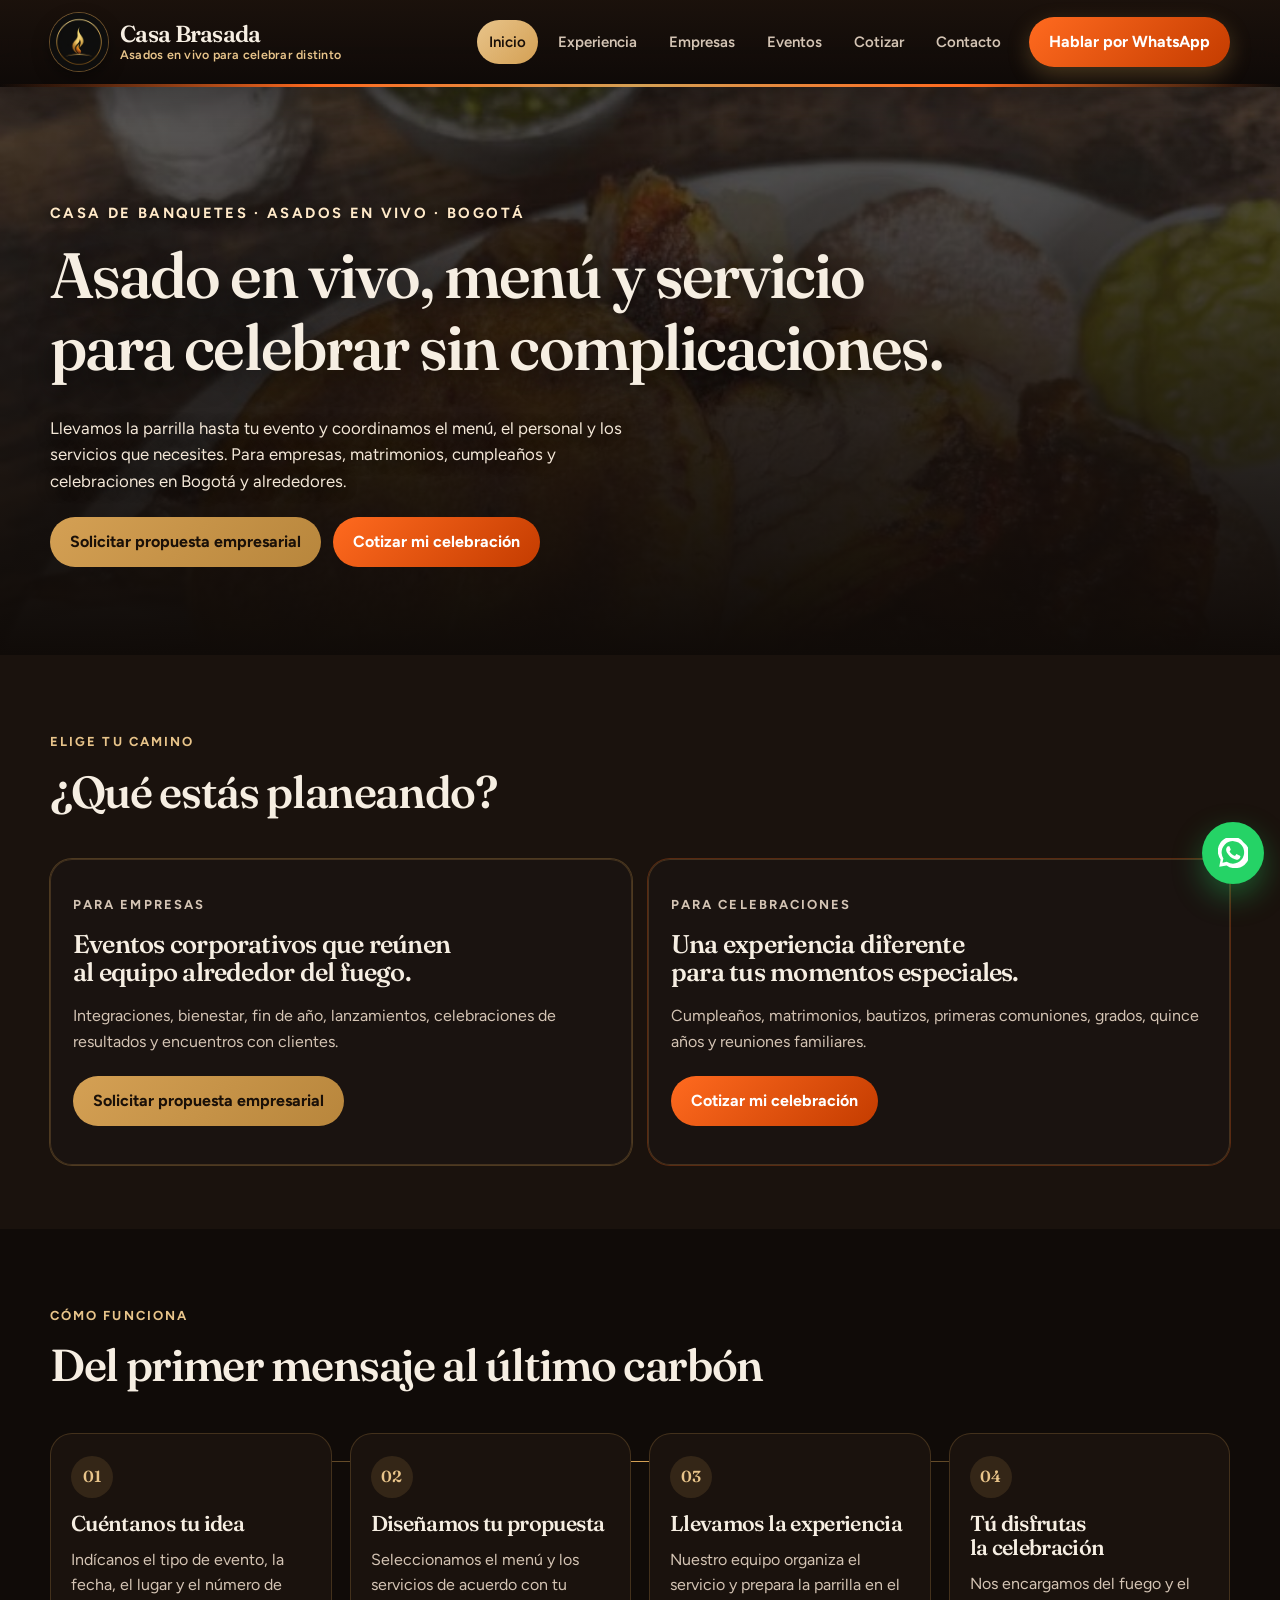
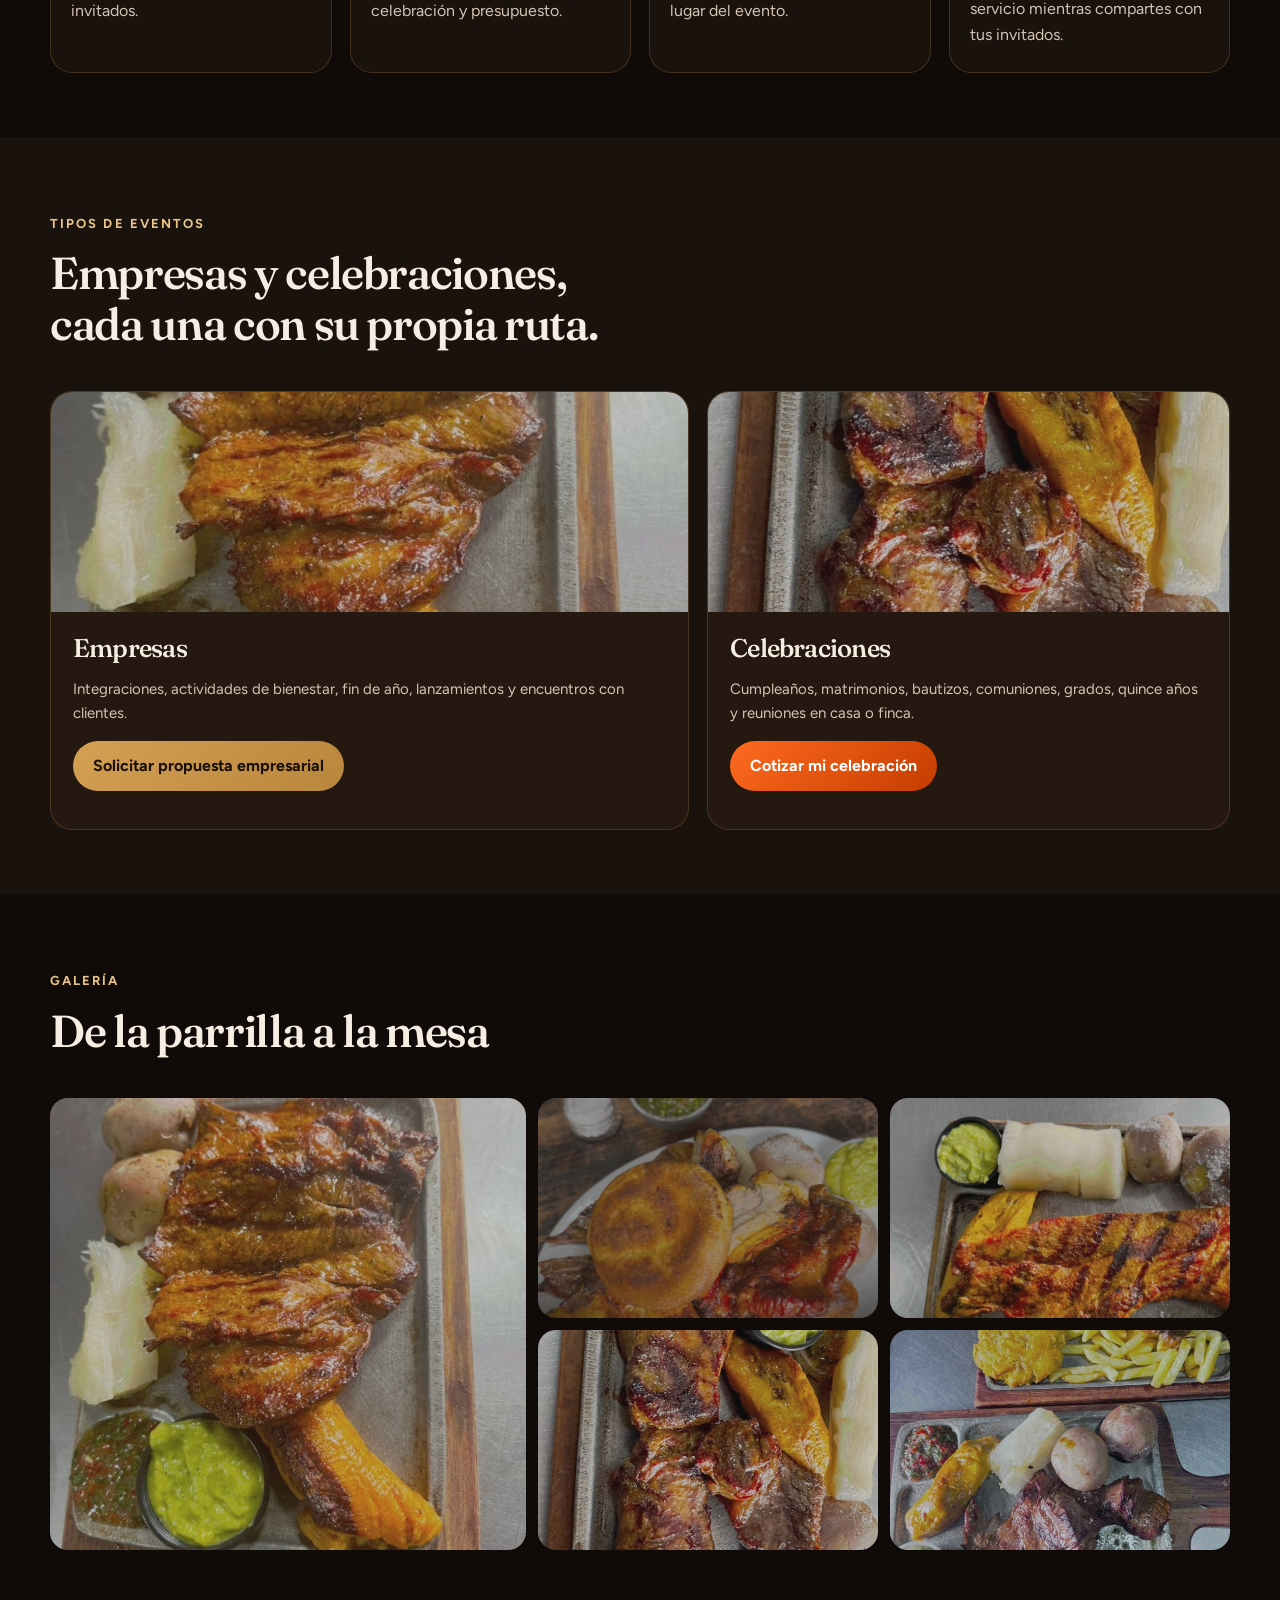
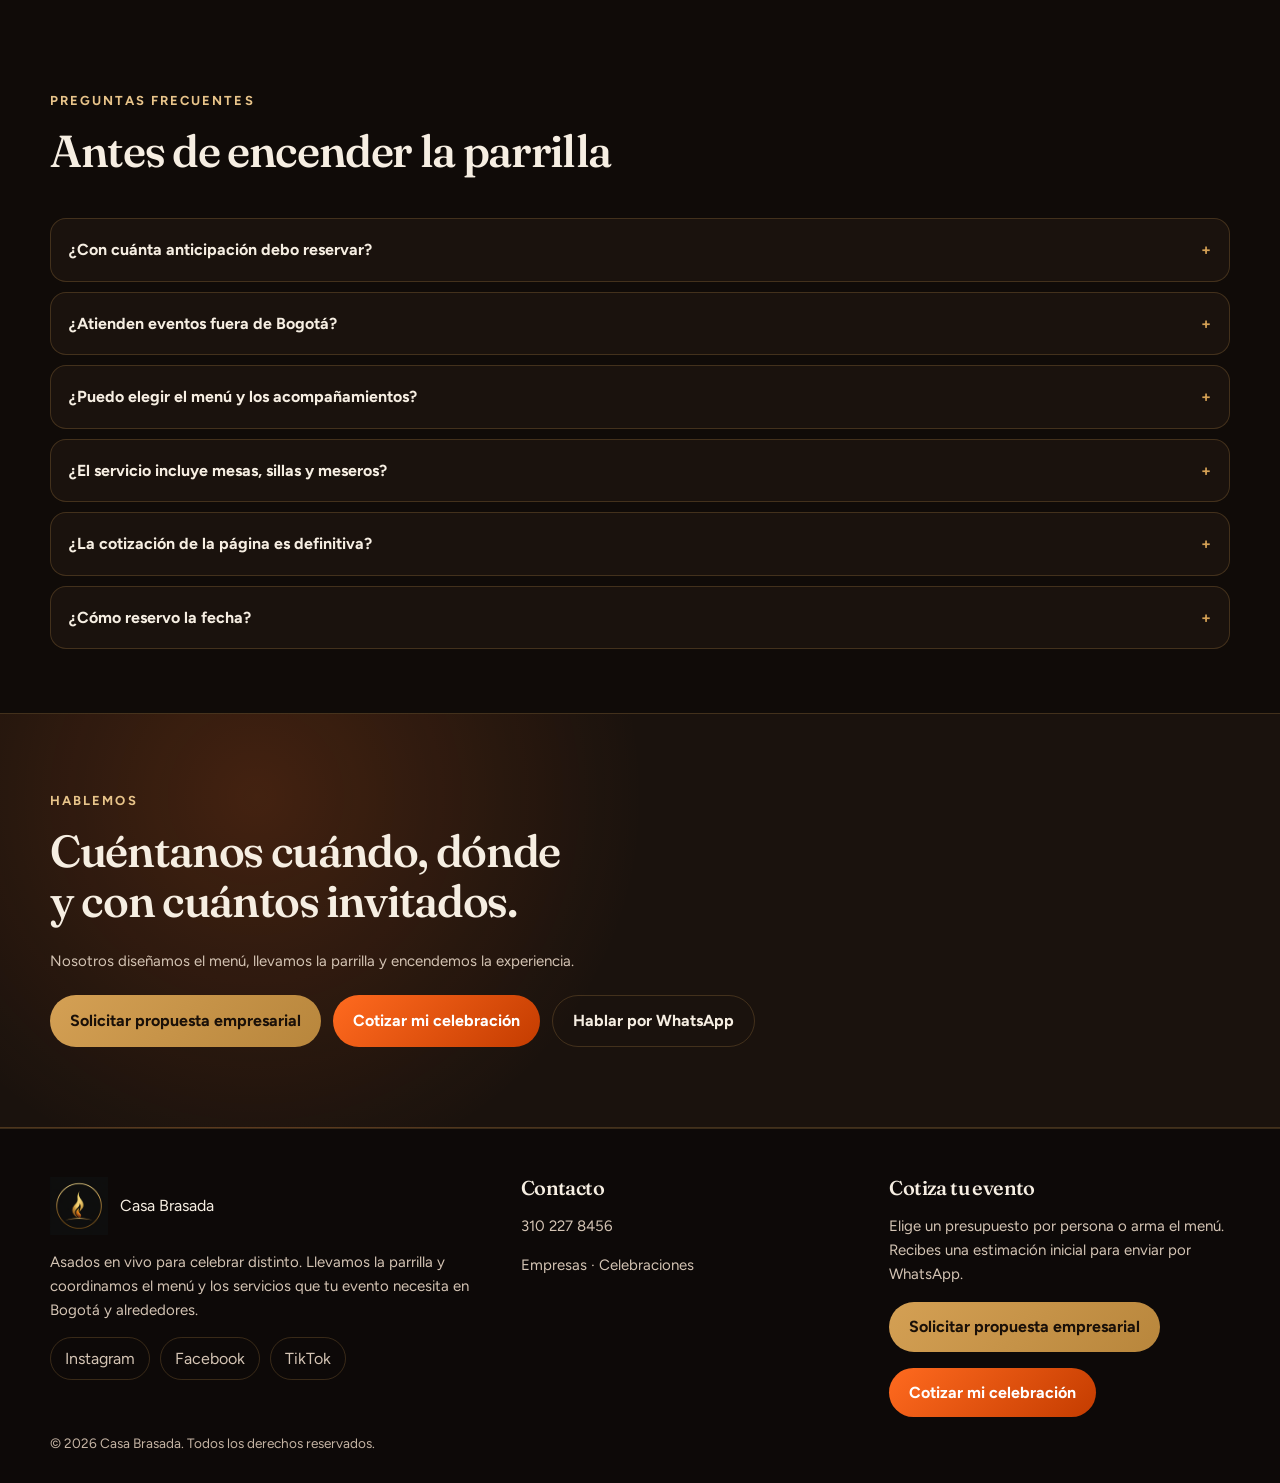
<file: index.html>
<!DOCTYPE html>
<html lang="es-CO">
<head>
  <meta charset="UTF-8">
  <meta name="viewport" content="width=device-width, initial-scale=1">
  <title>Asados para eventos en Bogotá | Casa Brasada</title>
  <meta name="description" content="Asado en vivo, menú y servicio para empresas, matrimonios, cumpleaños y celebraciones en Bogotá y alrededores.">
  <meta name="theme-color" content="#100B08">
  <meta name="apple-mobile-web-app-capable" content="yes">
  <meta name="apple-mobile-web-app-title" content="Casa Brasada">
  <link rel="canonical" href="https://georgeq740.github.io/casa-brasada/">
  <link rel="manifest" href="manifest.webmanifest">
  <link rel="icon" type="image/svg+xml" href="assets/icons/favicon.svg">
  <link rel="apple-touch-icon" href="assets/icons/apple-touch-icon.png">
  <meta property="og:type" content="website">
  <meta property="og:locale" content="es_CO">
  <meta property="og:title" content="Asados en vivo para tu evento | Casa Brasada">
  <meta property="og:description" content="Parrilla, menú y servicio para empresas y celebraciones en Bogotá y alrededores.">
  <meta property="og:image" content="https://georgeq740.github.io/casa-brasada/assets/social/og-image.jpg">
  <meta property="og:url" content="https://georgeq740.github.io/casa-brasada/">
  <meta name="twitter:card" content="summary_large_image">
  <meta name="twitter:title" content="Asados en vivo para tu evento | Casa Brasada">
  <meta name="twitter:description" content="Casa de banquetes especializada en asados en vivo para eventos en Bogotá.">
  <meta name="twitter:image" content="https://georgeq740.github.io/casa-brasada/assets/social/og-image.jpg">
  <link rel="preconnect" href="https://fonts.googleapis.com">
  <link rel="preconnect" href="https://fonts.gstatic.com" crossorigin>
  <link href="https://fonts.googleapis.com/css2?family=Figtree:wght@400;600;700&family=Fraunces:opsz,wght@9..144,500;9..144,600&display=swap" rel="stylesheet">
  <link rel="stylesheet" href="css/styles.css">
</head>
<body data-page="inicio">
  <header id="site-header"></header>
  <main id="contenido">
    <section class="hero">
      <img class="hero-photo" src="assets/photos/hero-asado.jpg" alt="Plato de asado a la brasa con arepa asada, preparado para un evento" width="722" height="779" fetchpriority="high">
      <div class="hero-shade" aria-hidden="true"></div>
      <div class="wrap hero-content">
        <p class="eyebrow">Casa de banquetes · Asados en vivo · Bogotá</p>
        <h1>Asado en vivo, menú y servicio para celebrar sin complicaciones.</h1>
        <p class="lead">Llevamos la parrilla hasta tu evento y coordinamos el menú, el personal y los servicios que necesites. Para empresas, matrimonios, cumpleaños y celebraciones en Bogotá y alrededores.</p>
        <div class="hero-actions">
          <a class="btn btn-gold" data-cta="company" href="empresas.html">Solicitar propuesta empresarial</a>
          <a class="btn btn-ember" data-cta="social" href="cotizar.html?origen=social">Cotizar mi celebración</a>
        </div>
      </div>
    </section>

    <section class="section-alt" aria-labelledby="audience-title">
      <div class="wrap">
        <div class="section-head">
          <p class="eyebrow">Elige tu camino</p>
          <h2 id="audience-title">¿Qué estás planeando?</h2>
        </div>
        <div class="audience-grid">
          <article class="audience-card audience-biz">
            <p class="eyebrow">Para empresas</p>
            <h3>Eventos corporativos que reúnen al equipo alrededor del fuego.</h3>
            <p>Integraciones, bienestar, fin de año, lanzamientos, celebraciones de resultados y encuentros con clientes.</p>
            <div class="hero-actions">
              <a class="btn btn-gold" data-cta="company" href="empresas.html">Solicitar propuesta empresarial</a>
            </div>
          </article>
          <article class="audience-card audience-social">
            <p class="eyebrow">Para celebraciones</p>
            <h3>Una experiencia diferente para tus momentos especiales.</h3>
            <p>Cumpleaños, matrimonios, bautizos, primeras comuniones, grados, quince años y reuniones familiares.</p>
            <div class="hero-actions">
              <a class="btn btn-ember" data-cta="social" href="cotizar.html?origen=social">Cotizar mi celebración</a>
            </div>
          </article>
        </div>
      </div>
    </section>

    <section aria-labelledby="proceso-title">
      <div class="wrap">
        <div class="section-head">
          <p class="eyebrow">Cómo funciona</p>
          <h2 id="proceso-title">Del primer mensaje al último carbón</h2>
        </div>
        <ol class="process">
          <li>
            <span class="process-num">01</span>
            <h3>Cuéntanos tu idea</h3>
            <p>Indícanos el tipo de evento, la fecha, el lugar y el número de invitados.</p>
          </li>
          <li>
            <span class="process-num">02</span>
            <h3>Diseñamos tu propuesta</h3>
            <p>Seleccionamos el menú y los servicios de acuerdo con tu celebración y presupuesto.</p>
          </li>
          <li>
            <span class="process-num">03</span>
            <h3>Llevamos la experiencia</h3>
            <p>Nuestro equipo organiza el servicio y prepara la parrilla en el lugar del evento.</p>
          </li>
          <li>
            <span class="process-num">04</span>
            <h3>Tú disfrutas la celebración</h3>
            <p>Nos encargamos del fuego y el servicio mientras compartes con tus invitados.</p>
          </li>
        </ol>
      </div>
    </section>

    <section class="section-alt" aria-labelledby="tipos-title">
      <div class="wrap">
        <div class="section-head">
          <p class="eyebrow">Tipos de eventos</p>
          <h2 id="tipos-title">Empresas y celebraciones, cada una con su propia ruta.</h2>
        </div>
        <div class="grid-2">
          <article class="service-card">
            <img src="assets/photos/tabla-brasa.jpg" alt="Tabla de asado lista para un evento" width="668" height="870" loading="lazy">
            <div class="card-body">
              <h3>Empresas</h3>
              <p class="muted">Integraciones, actividades de bienestar, fin de año, lanzamientos y encuentros con clientes.</p>
              <p><a class="btn btn-gold" data-cta="company" href="empresas.html">Solicitar propuesta empresarial</a></p>
            </div>
          </article>
          <article class="service-card">
            <img src="assets/photos/mesa-compartida.jpg" alt="Bandeja compartida de asado para una celebración" width="668" height="870" loading="lazy">
            <div class="card-body">
              <h3>Celebraciones</h3>
              <p class="muted">Cumpleaños, matrimonios, bautizos, comuniones, grados, quince años y reuniones en casa o finca.</p>
              <p><a class="btn btn-ember" data-cta="social" href="cotizar.html?origen=social">Cotizar mi celebración</a></p>
            </div>
          </article>
        </div>
      </div>
    </section>

    <section>
      <div class="wrap">
        <div class="section-head">
          <p class="eyebrow">Galería</p>
          <h2>De la parrilla a la mesa</h2>
        </div>
        <div class="gallery">
          <!-- Pendiente del propietario: fotos reales de parrillero trabajando, servicio completo,
               equipo atendiendo, invitados, evento empresarial y celebración social. -->
          <figure>
            <img src="assets/photos/tabla-brasa.jpg" alt="Tabla de asado con carnes y acompañamientos dispuestos para servir" width="668" height="870" loading="lazy">
          </figure>
          <figure>
            <img src="assets/photos/hero-asado.jpg" alt="Asado a la brasa con arepa asada, el plato listo para la mesa" width="722" height="779" loading="lazy">
          </figure>
          <figure>
            <img src="assets/photos/plato-clasico.jpg?v=3" alt="Plato clásico de asado Casa Brasada con papa, yuca y carne" width="870" height="668" loading="lazy">
          </figure>
          <figure>
            <img src="assets/photos/mesa-compartida.jpg" alt="Bandeja compartida de asado con papa, yuca y maduro" width="668" height="870" loading="lazy">
          </figure>
          <figure>
            <img src="assets/photos/dos-bandejas.jpg" alt="Dos bandejas de asado servidas para compartir en una celebración" width="668" height="870" loading="lazy">
          </figure>
        </div>
      </div>
    </section>

    <!-- REAL_SOCIAL_PROOF: no mostrar hasta recibir testimonios, fotos de evento,
         tipo de celebración, asistentes, ubicación y servicio contratado verificados.
         Completar cfg.testimonials en js/config.js. No inventar nombres ni cifras. -->
    <section id="site-proof" hidden aria-hidden="true"></section>

    <div id="site-faq"></div>
    <div id="site-cta"></div>
  </main>
  <footer id="site-footer"></footer>
  <script src="js/config.js"></script>
  <script src="js/layout.js"></script>
  <script src="js/sw-register.js"></script>
</body>
</html>
</file>
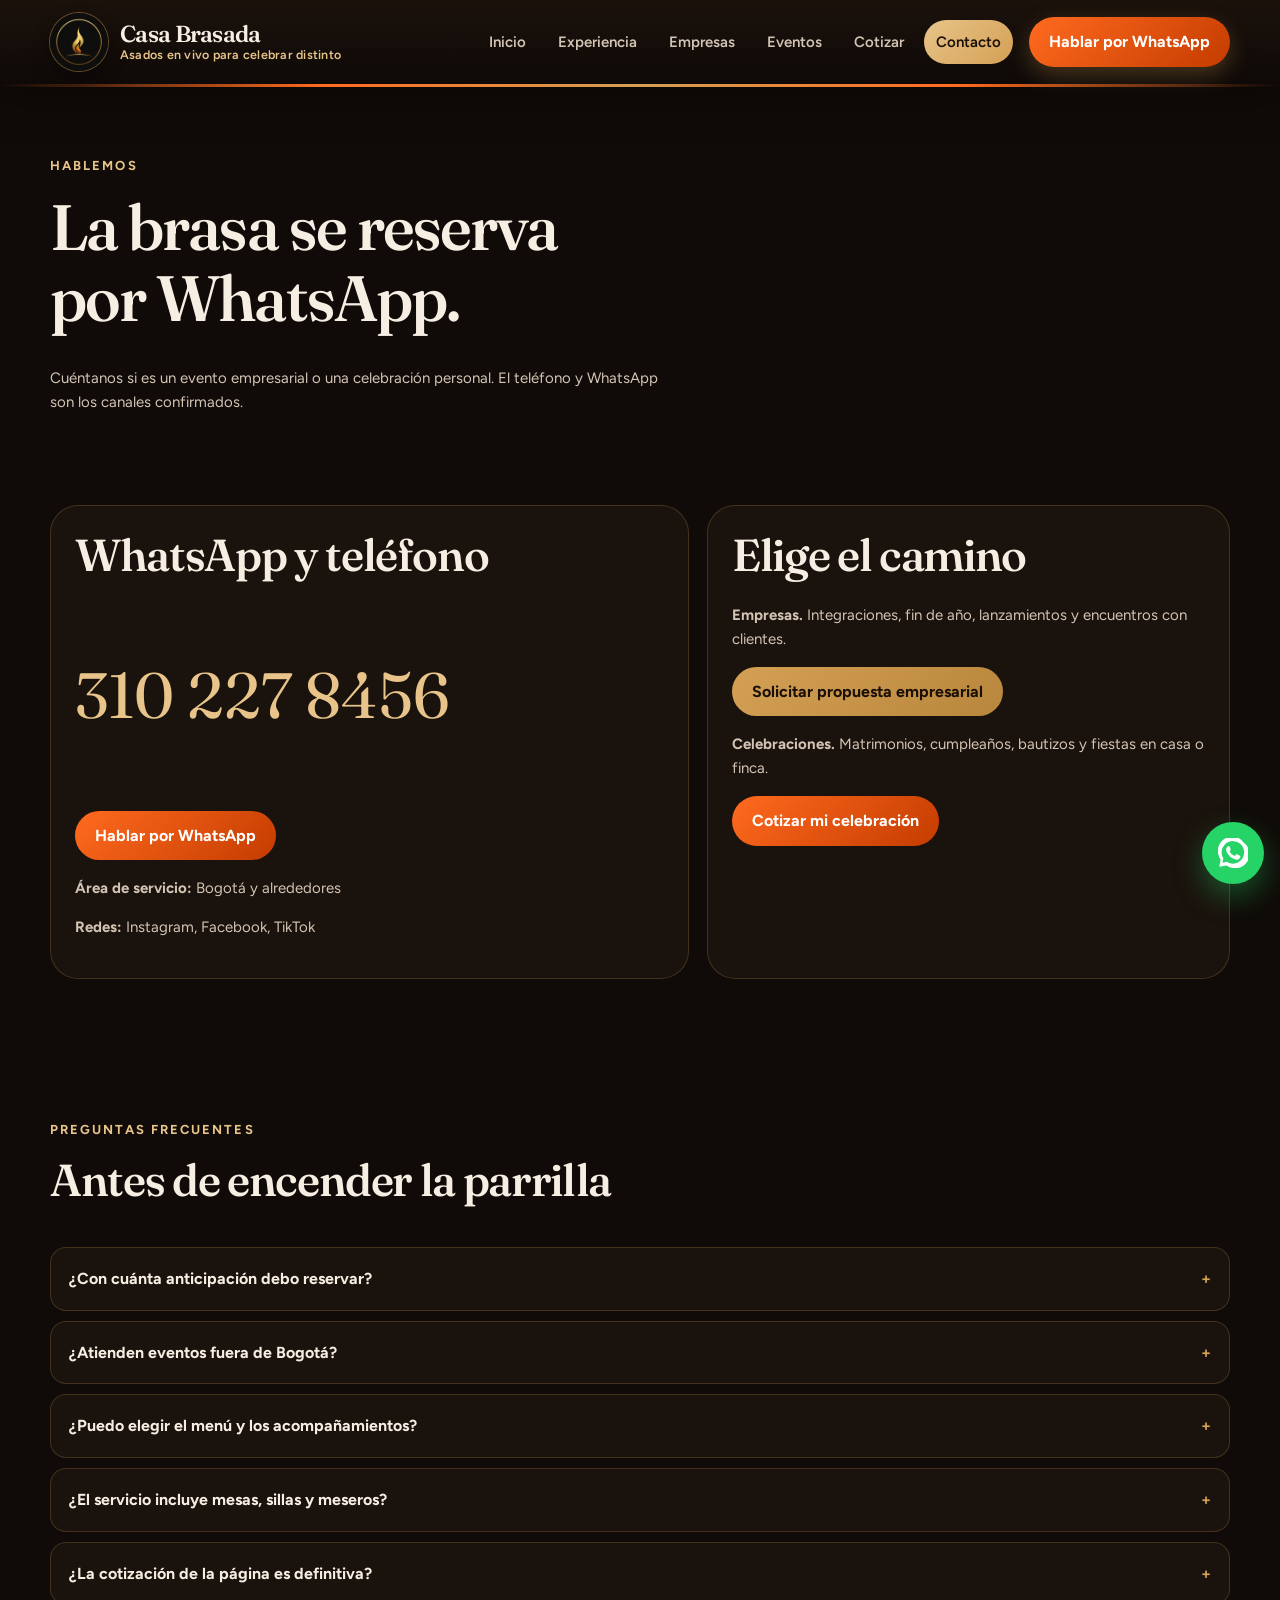
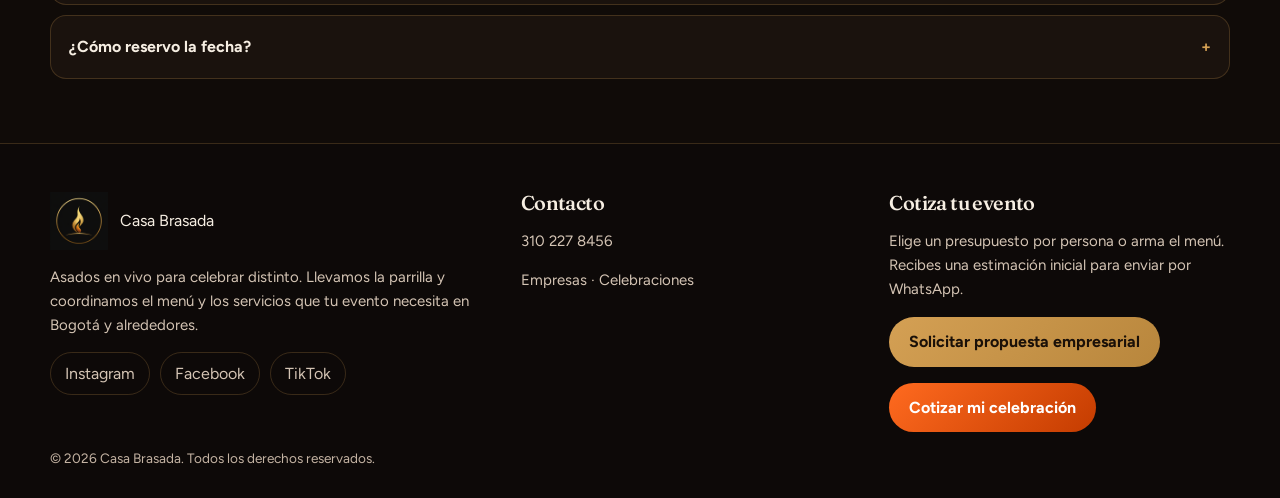
<file: contacto.html>
<!DOCTYPE html>
<html lang="es-CO">
<head>
  <meta charset="UTF-8">
  <meta name="viewport" content="width=device-width, initial-scale=1">
  <title>Contacto Casa Brasada | Empresas y celebraciones en Bogotá</title>
  <meta name="description" content="Contacta a Casa Brasada por WhatsApp o teléfono. Atención para empresas y celebraciones con asados en vivo en Bogotá.">
  <meta name="theme-color" content="#100B08">
  <link rel="canonical" href="https://georgeq740.github.io/casa-brasada/contacto.html">
  <link rel="manifest" href="manifest.webmanifest">
  <link rel="icon" type="image/svg+xml" href="assets/icons/favicon.svg">
  <link rel="apple-touch-icon" href="assets/icons/apple-touch-icon.png">
  <meta property="og:type" content="website">
  <meta property="og:locale" content="es_CO">
  <meta property="og:title" content="Contacto | Casa Brasada">
  <meta property="og:description" content="WhatsApp 310 227 8456. Atención para empresas y celebraciones en Bogotá.">
  <meta property="og:image" content="https://georgeq740.github.io/casa-brasada/assets/social/og-image.jpg">
  <meta property="og:url" content="https://georgeq740.github.io/casa-brasada/contacto.html">
  <meta name="twitter:card" content="summary_large_image">
  <meta name="twitter:title" content="Contacto | Casa Brasada">
  <meta name="twitter:description" content="Escríbenos para cotizar un asado empresarial o una celebración.">
  <meta name="twitter:image" content="https://georgeq740.github.io/casa-brasada/assets/social/og-image.jpg">
  <link rel="preconnect" href="https://fonts.googleapis.com">
  <link rel="preconnect" href="https://fonts.gstatic.com" crossorigin>
  <link href="https://fonts.googleapis.com/css2?family=Figtree:wght@400;600;700&family=Fraunces:opsz,wght@9..144,500;9..144,600&display=swap" rel="stylesheet">
  <link rel="stylesheet" href="css/styles.css">
</head>
<body data-page="contacto">
  <header id="site-header"></header>
  <main id="contenido">
    <section class="page-hero">
      <div class="wrap">
        <p class="eyebrow">Hablemos</p>
        <h1>La brasa se reserva por WhatsApp.</h1>
        <p class="muted">Cuéntanos si es un evento empresarial o una celebración personal. El teléfono y WhatsApp son los canales confirmados.</p>
      </div>
    </section>
    <section>
      <div class="wrap grid-2">
        <article class="panel">
          <h2>WhatsApp y teléfono</h2>
          <p class="price-display"><a class="js-track-phone" href="tel:+573102278456">310 227 8456</a></p>
          <p><a class="btn btn-ember js-track-wa" data-track="whatsapp_click" id="wa-contact" href="#" target="_blank" rel="noopener">Hablar por WhatsApp</a></p>
          <div id="contact-facts"></div>
        </article>
        <article class="panel">
          <h2>Elige el camino</h2>
          <p class="muted"><strong>Empresas.</strong> Integraciones, fin de año, lanzamientos y encuentros con clientes.</p>
          <p><a class="btn btn-gold" data-cta="company" href="empresas.html#solicitud-empresarial">Solicitar propuesta empresarial</a></p>
          <p class="muted"><strong>Celebraciones.</strong> Matrimonios, cumpleaños, bautizos y fiestas en casa o finca.</p>
          <p><a class="btn btn-ember" data-cta="social" href="cotizar.html?origen=social">Cotizar mi celebración</a></p>
        </article>
      </div>
    </section>
    <div id="site-faq"></div>
  </main>
  <footer id="site-footer"></footer>
  <script src="js/config.js"></script>
  <script src="js/layout.js"></script>
  <script>
    const cfg = window.CASA_BRASADA;
    const link = document.getElementById("wa-contact");
    if (link && cfg) {
      link.href = cfg.waUrl("Hola Casa Brasada, quiero información de un evento.");
    }
    const facts = document.getElementById("contact-facts");
    if (facts && cfg) {
      const rows = [];
      if (cfg.city) rows.push(`<p class="muted"><strong>Área de servicio:</strong> ${cfg.city}</p>`);
      if (cfg.hasValue(cfg.businessProfile.corporateEmail)) {
        rows.push(`<p class="muted"><strong>Correo corporativo:</strong> ${cfg.businessProfile.corporateEmail}</p>`);
      }
      if (cfg.hasValue(cfg.businessProfile.businessHours)) {
        rows.push(`<p class="muted"><strong>Horario:</strong> ${cfg.businessProfile.businessHours}</p>`);
      }
      if (cfg.hasValue(cfg.businessProfile.responseTime)) {
        rows.push(`<p class="muted"><strong>Tiempo de respuesta:</strong> ${cfg.businessProfile.responseTime}</p>`);
      }
      rows.push(`<p class="muted"><strong>Redes:</strong> <a class="js-track-social" data-network="instagram" href="${cfg.social.instagram}" target="_blank" rel="noopener">Instagram</a>, <a class="js-track-social" data-network="facebook" href="${cfg.social.facebook}" target="_blank" rel="noopener">Facebook</a>, <a class="js-track-social" data-network="tiktok" href="${cfg.social.tiktok}" target="_blank" rel="noopener">TikTok</a></p>`);
      facts.innerHTML = rows.join("");
    }
  </script>
  <script src="js/sw-register.js"></script>
</body>
</html>
</file>
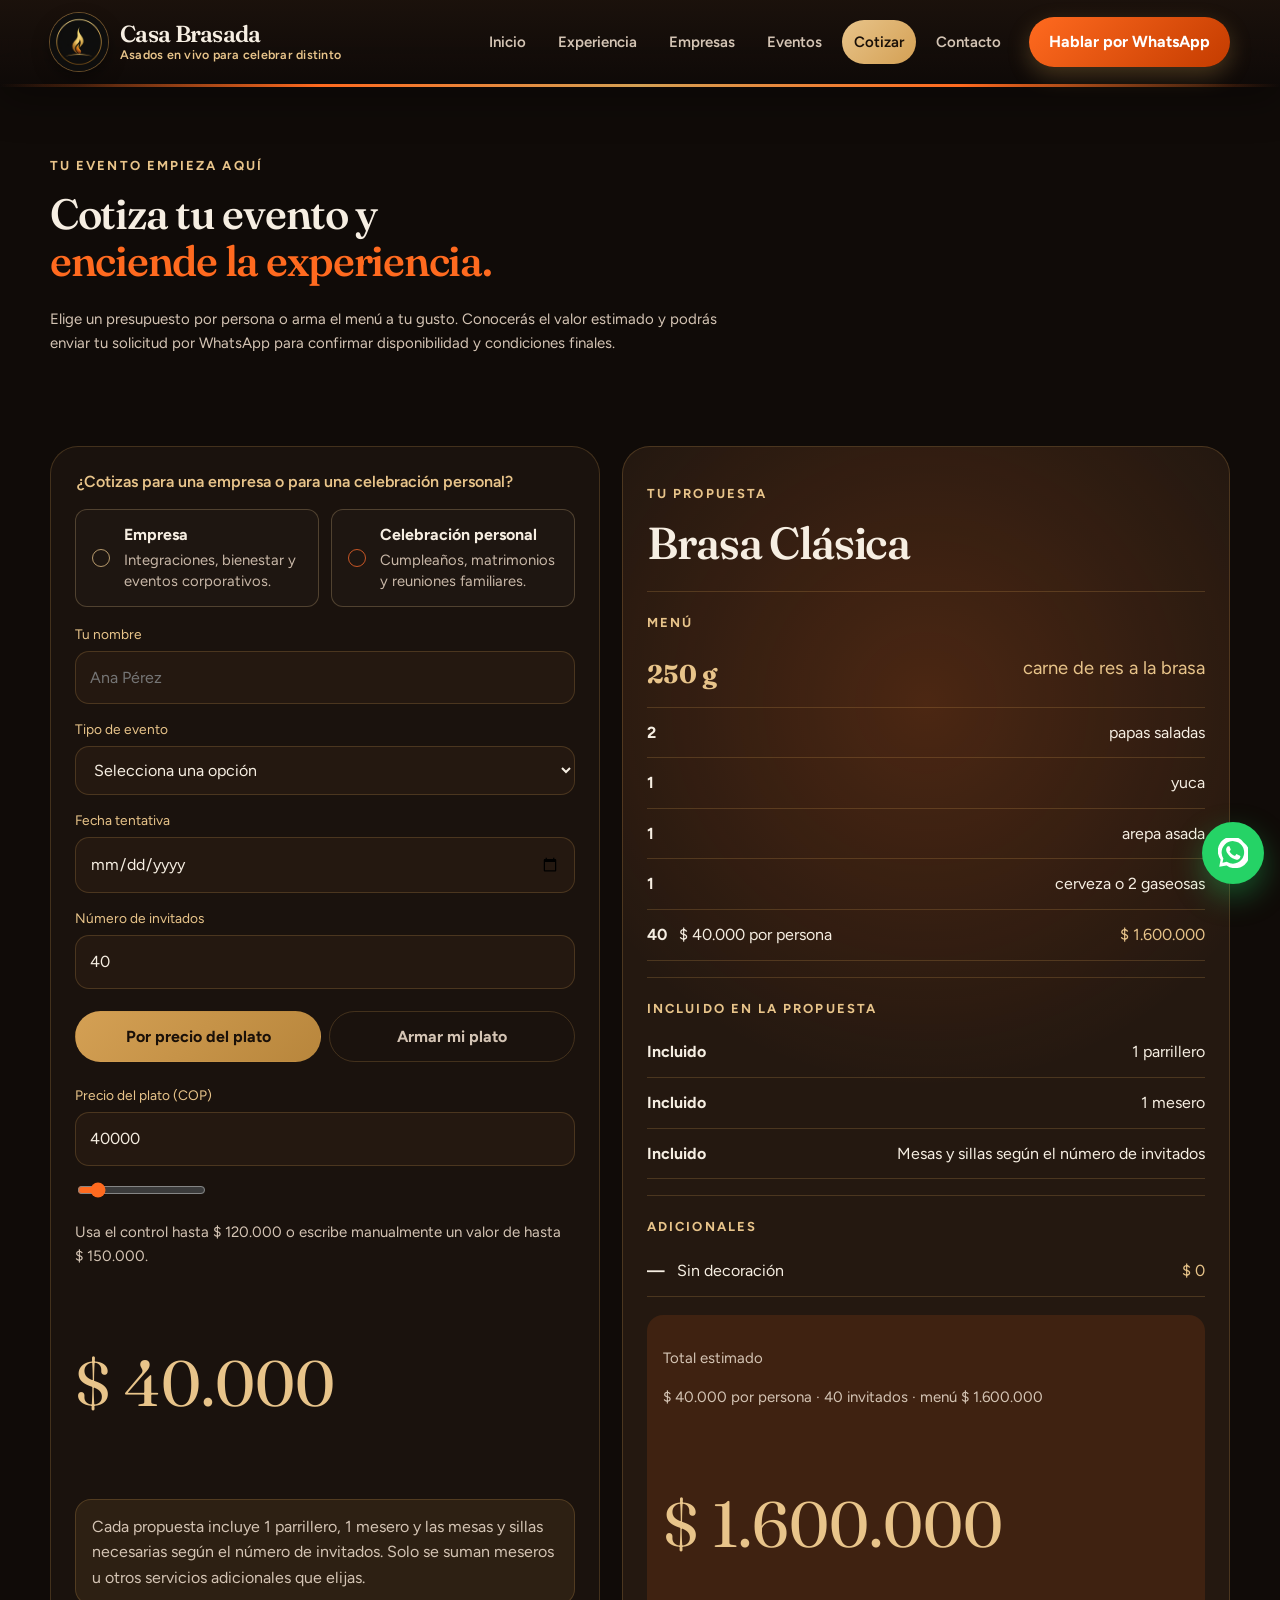
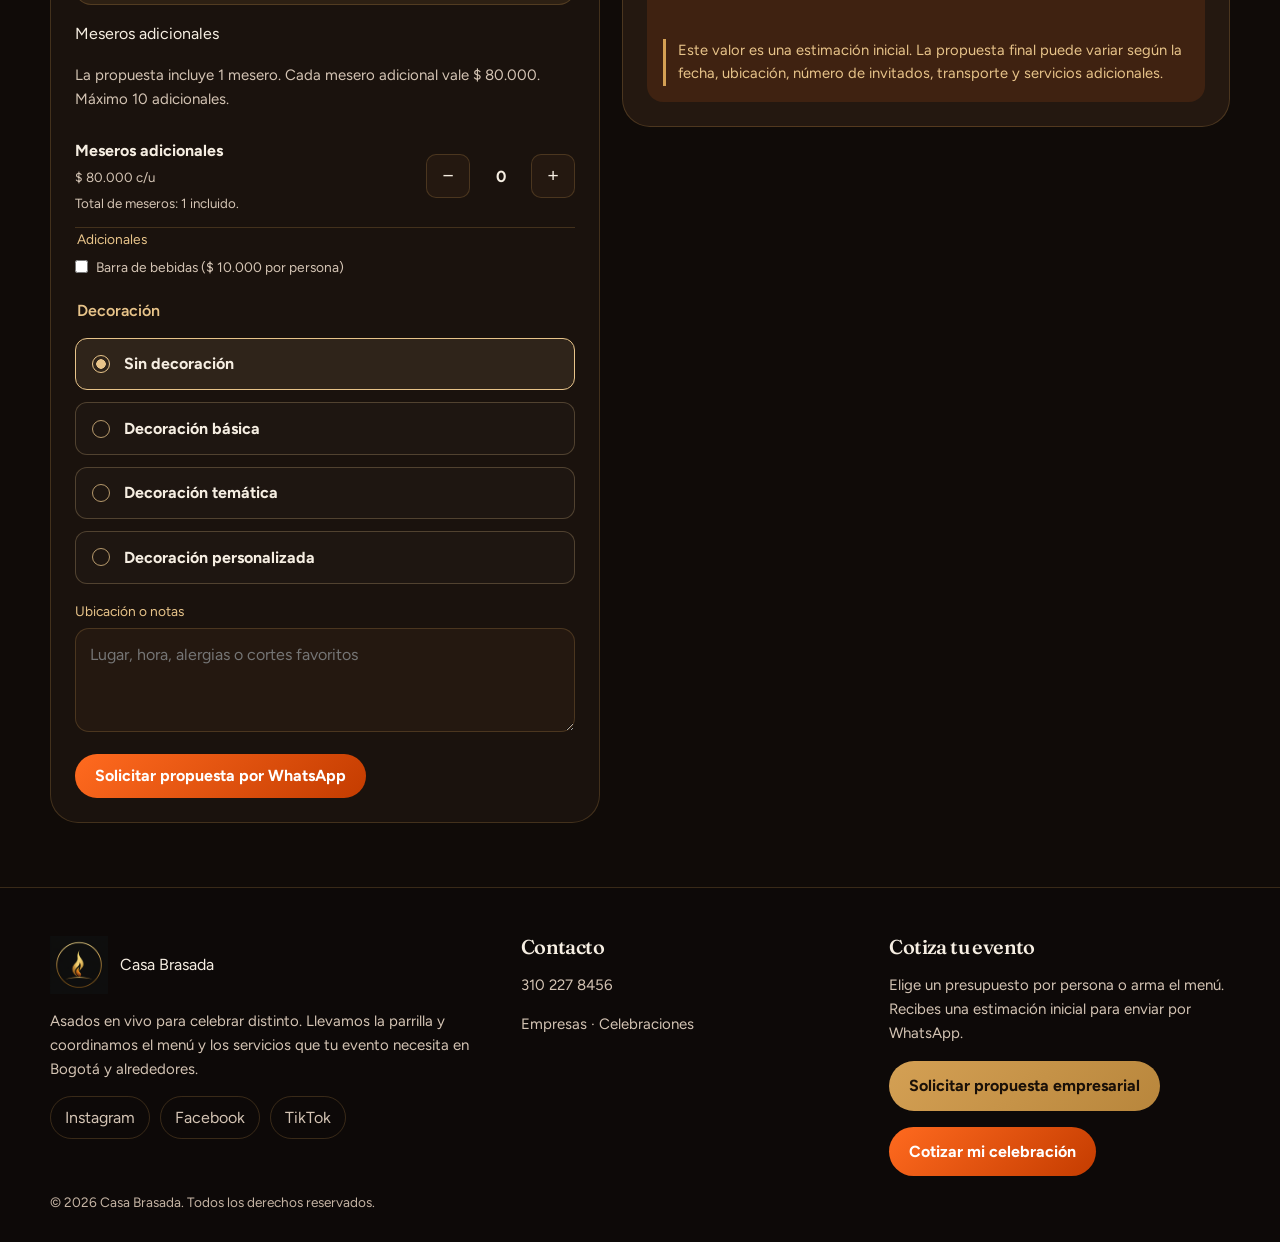
<file: cotizar.html>
<!DOCTYPE html>
<html lang="es-CO">
<head>
  <meta charset="UTF-8">
  <meta name="viewport" content="width=device-width, initial-scale=1">
  <title>Cotiza tu evento con asado en vivo | Casa Brasada</title>
  <meta name="description" content="Cotiza un asado en vivo para tu evento. Elige un presupuesto por persona o arma el menú y envía la estimación por WhatsApp.">
  <meta name="theme-color" content="#100B08">
  <link rel="canonical" href="https://georgeq740.github.io/casa-brasada/cotizar.html">
  <link rel="manifest" href="manifest.webmanifest">
  <link rel="icon" type="image/svg+xml" href="assets/icons/favicon.svg">
  <link rel="apple-touch-icon" href="assets/icons/apple-touch-icon.png">
  <meta property="og:type" content="website">
  <meta property="og:locale" content="es_CO">
  <meta property="og:title" content="Cotiza tu evento con asado en vivo | Casa Brasada">
  <meta property="og:description" content="Cotiza un asado en vivo para tu evento. Elige un presupuesto por persona o arma el menú y envía la estimación por WhatsApp.">
  <meta property="og:image" content="https://georgeq740.github.io/casa-brasada/assets/social/og-image.jpg">
  <meta property="og:url" content="https://georgeq740.github.io/casa-brasada/cotizar.html">
  <meta name="twitter:card" content="summary_large_image">
  <meta name="twitter:title" content="Cotiza tu evento con asado en vivo | Casa Brasada">
  <meta name="twitter:description" content="Cotiza un asado en vivo para tu evento. Elige un presupuesto por persona o arma el menú y envía la estimación por WhatsApp.">
  <meta name="twitter:image" content="https://georgeq740.github.io/casa-brasada/assets/social/og-image.jpg">
  <link rel="preconnect" href="https://fonts.googleapis.com">
  <link rel="preconnect" href="https://fonts.gstatic.com" crossorigin>
  <link href="https://fonts.googleapis.com/css2?family=Figtree:wght@400;600;700&family=Fraunces:opsz,wght@9..144,500;9..144,600&display=swap" rel="stylesheet">
  <link rel="stylesheet" href="css/styles.css?v=17">
</head>
<body data-page="cotizar">
  <header id="site-header"></header>
  <main id="contenido">
    <section class="page-hero">
      <div class="wrap">
        <p class="eyebrow">Tu evento empieza aquí</p>
        <h1>
          Cotiza tu evento y<br>
          <span class="text-ember">enciende la&nbsp;experiencia.</span>
        </h1>
        <p class="muted hero-copy">
          Elige un presupuesto por persona o arma el menú a tu gusto. Conocerás el valor estimado y podrás enviar tu solicitud por WhatsApp para confirmar disponibilidad y condiciones finales.
        </p>
      </div>
    </section>
    <section>
      <div class="wrap form-grid">
        <form id="quote-form" class="panel" novalidate>
          <fieldset class="radio-group audience-options">
            <legend>¿Cotizas para una empresa o para una celebración personal?</legend>
            <div class="radio-options-grid">
              <label class="radio-option radio-option--company">
                <span class="radio-option__control">
                  <input type="radio" name="audience" value="empresa">
                </span>
                <span class="radio-option__copy">
                  <strong>Empresa</strong>
                  <small>Integraciones, bienestar y eventos corporativos.</small>
                </span>
              </label>
              <label class="radio-option radio-option--social">
                <span class="radio-option__control">
                  <input type="radio" name="audience" value="social">
                </span>
                <span class="radio-option__copy">
                  <strong>Celebración personal</strong>
                  <small>Cumpleaños, matrimonios y reuniones familiares.</small>
                </span>
              </label>
            </div>
          </fieldset>

          <div id="corporate-fields" hidden>
            <label for="company">Nombre de la empresa</label>
            <input id="company" name="company" autocomplete="organization">
            <label for="role">Cargo o área</label>
            <input id="role" name="role">
            <label for="invoice">¿Necesita facturación?</label>
            <select id="invoice" name="invoice">
              <option value="Por confirmar">Por confirmar</option>
              <option value="Sí">Sí</option>
              <option value="No">No</option>
            </select>
          </div>

          <label for="name">Tu nombre</label>
          <input id="name" name="name" required autocomplete="name" placeholder="Ana Pérez">

          <label for="event">Tipo de evento</label>
          <select id="event" name="event" required>
            <option value="">Selecciona una opción</option>
            <option value="Evento empresarial">Evento empresarial</option>
            <option value="Despedida de fin de año">Despedida de fin de año</option>
            <option value="Cumpleaños">Cumpleaños</option>
            <option value="Bautizo">Bautizo</option>
            <option value="Primera comunión">Primera comunión</option>
            <option value="Matrimonio">Matrimonio</option>
            <option value="15 años">15 años</option>
            <option value="Grado">Grado</option>
            <option value="Finca o en casa">Finca o en casa</option>
            <option value="Otro">Otro</option>
          </select>

          <label for="date">Fecha tentativa</label>
          <input id="date" name="date" type="date" required>

          <label for="guests">Número de invitados</label>
          <input id="guests" name="guests" type="number" value="40" required inputmode="numeric">

          <div class="mode-switch" role="tablist" aria-label="Cómo cotizar">
            <button type="button" class="mode-btn active" id="mode-tab-price" data-mode="price" role="tab" aria-selected="true" aria-controls="mode-price">Por precio del plato</button>
            <button type="button" class="mode-btn" id="mode-tab-build" data-mode="build" role="tab" aria-selected="false" aria-controls="mode-build">Armar mi plato</button>
          </div>

          <div id="mode-price" role="tabpanel" aria-labelledby="mode-tab-price">
            <label for="price">Precio del plato (COP)</label>
            <input id="price" name="price" type="number" step="1000" value="40000">
            <input id="price-range" type="range" step="1000" value="40000" aria-label="Ajustar precio del plato" aria-describedby="price-range-help price-range-status">
            <p class="muted" id="price-range-help">Usa el control hasta $120.000 o escribe manualmente un valor de hasta $150.000.</p>
            <p class="muted" id="price-range-status" hidden></p>
            <p class="price-display" id="price-label">$40.000</p>
          </div>

          <div id="mode-build" role="tabpanel" aria-labelledby="mode-tab-build" hidden>
            <p class="muted" id="build-help">El plato personalizado parte de una base mínima de 150 g de carne de res. Puedes agregar otras proteínas, acompañamientos y bebidas.</p>
            <p class="muted" id="builder-min-note"></p>
            <p id="builder-gap" aria-live="polite"></p>
            <div id="builder-list"></div>
          </div>

          <div class="included-note">
            <p>Cada propuesta incluye 1 parrillero, 1 mesero y las mesas y sillas necesarias según el número de invitados. Solo se suman meseros u otros servicios adicionales que elijas.</p>
          </div>

          <p id="waiter-label">Meseros adicionales</p>
          <p class="muted" id="waiter-help"></p>
          <div class="builder-row">
            <div>
              <strong>Meseros adicionales</strong>
              <small id="waiter-rate"></small>
              <small id="waiter-total-note"></small>
            </div>
            <div class="stepper">
              <button type="button" id="waiter-minus" aria-label="Quitar mesero adicional">−</button>
              <span id="waiter-count" aria-labelledby="waiter-label">0</span>
              <button type="button" id="waiter-plus" aria-label="Agregar mesero adicional">+</button>
            </div>
          </div>

          <fieldset>
            <legend>Adicionales</legend>
            <label><input id="drink-bar" type="checkbox" name="extras" value="Barra de bebidas"> <span id="drink-bar-text">Barra de bebidas</span></label>
          </fieldset>

          <fieldset class="radio-group">
            <legend>Decoración</legend>
            <div id="decoration-options" class="radio-options-grid radio-options-grid--stack"></div>
            <div id="decoration-notes-wrap" hidden>
              <label for="decoration-notes">Describe la decoración que necesitas</label>
              <textarea id="decoration-notes" name="decorationNotes" rows="3"></textarea>
            </div>
          </fieldset>

          <label for="notes">Ubicación o notas</label>
          <textarea id="notes" name="notes" rows="3" placeholder="Lugar, hora, alergias o cortes favoritos"></textarea>

          <button class="btn btn-ember" id="quote-submit" type="submit">Solicitar propuesta por WhatsApp</button>
        </form>

        <aside class="panel plate" aria-live="polite">
          <p class="eyebrow">Tu propuesta</p>
          <h2 id="plate-name">Brasa Clásica</h2>
          <div id="plate-box"></div>
          <div class="total-box">
            <p class="muted" id="total-caption">Inversión estimada</p>
            <p class="muted" id="unit-caption"></p>
            <p class="price-display" id="total-label">$1.600.000</p>
            <p class="estimate-note" id="estimate-note">Este valor es una estimación inicial. La propuesta final puede variar según la fecha, ubicación, número de invitados, transporte y servicios adicionales.</p>
          </div>
        </aside>
      </div>
    </section>
  </main>
  <footer id="site-footer"></footer>
  <script src="js/config.js?v=15"></script>
  <script src="js/forms.js"></script>
  <script src="js/layout.js"></script>
  <script src="js/cotizador.js?v=18"></script>
  <script src="js/sw-register.js"></script>
</body>
</html>
</file>
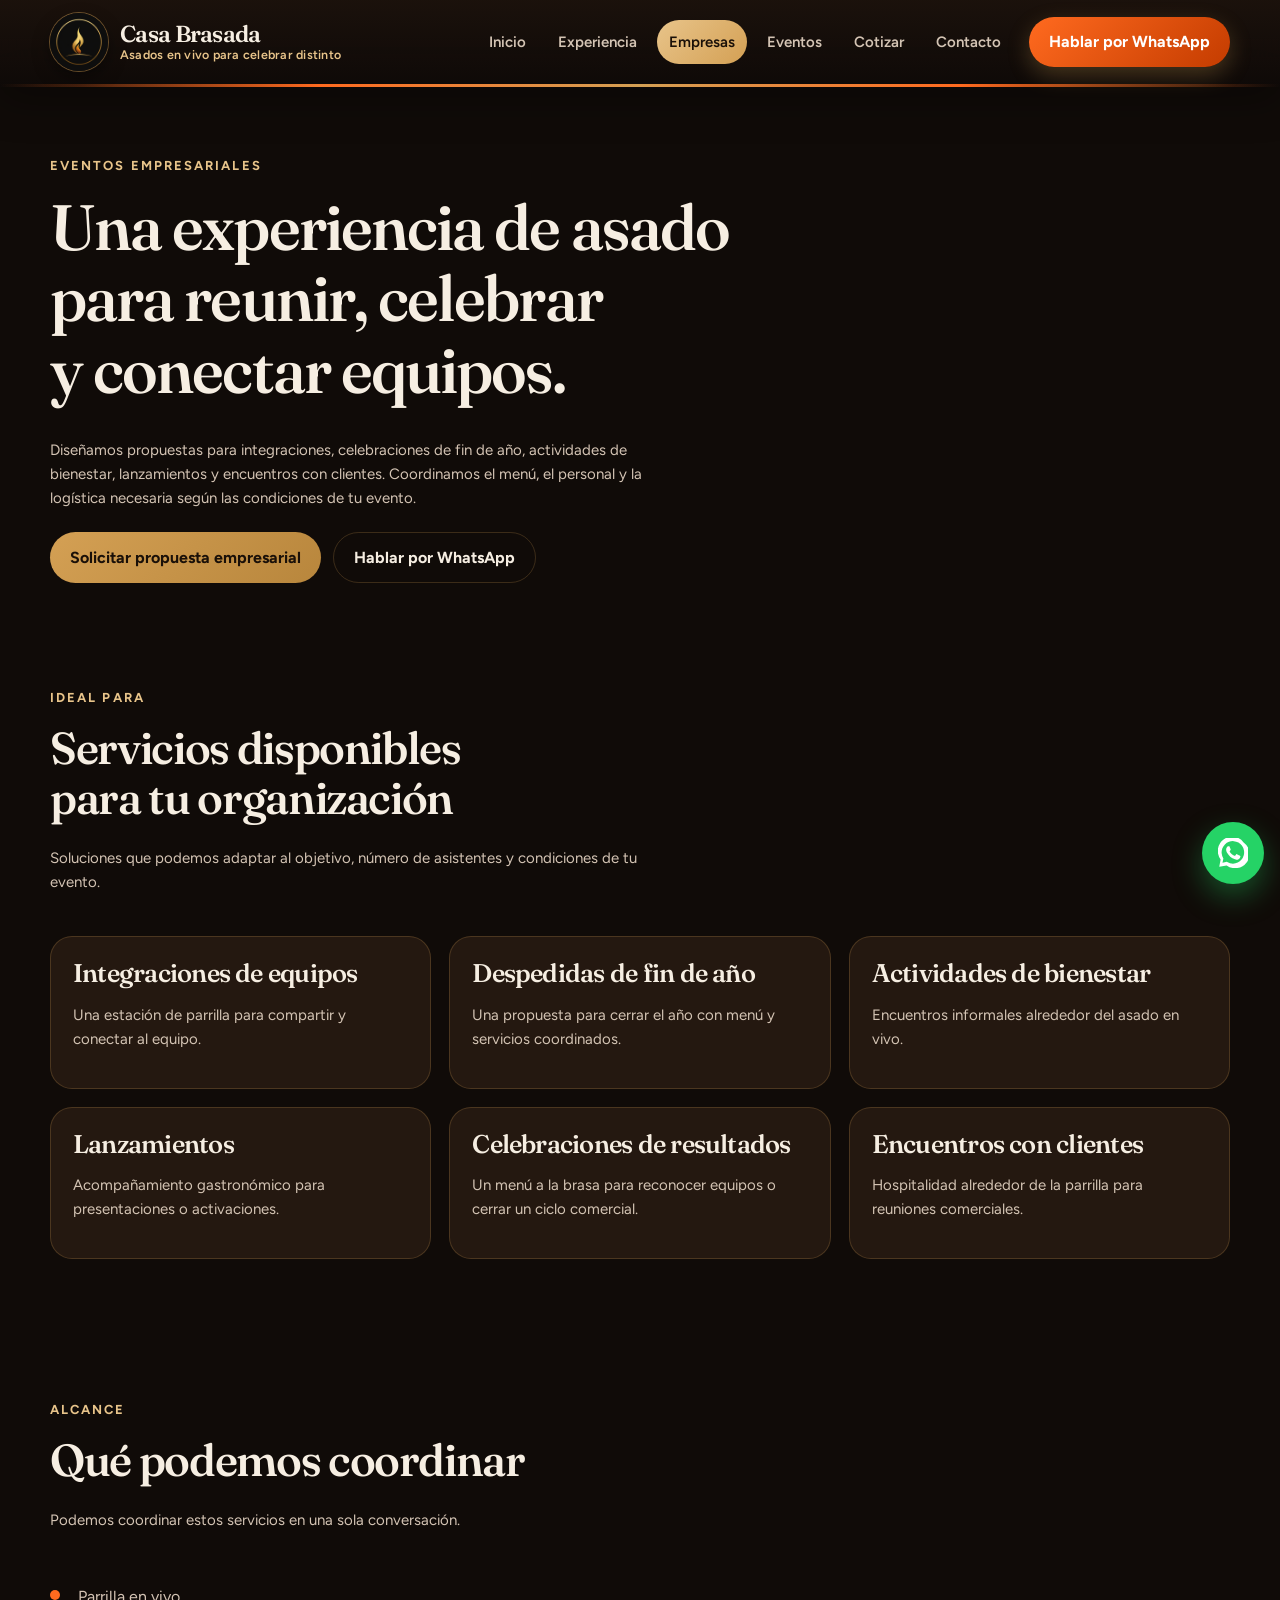
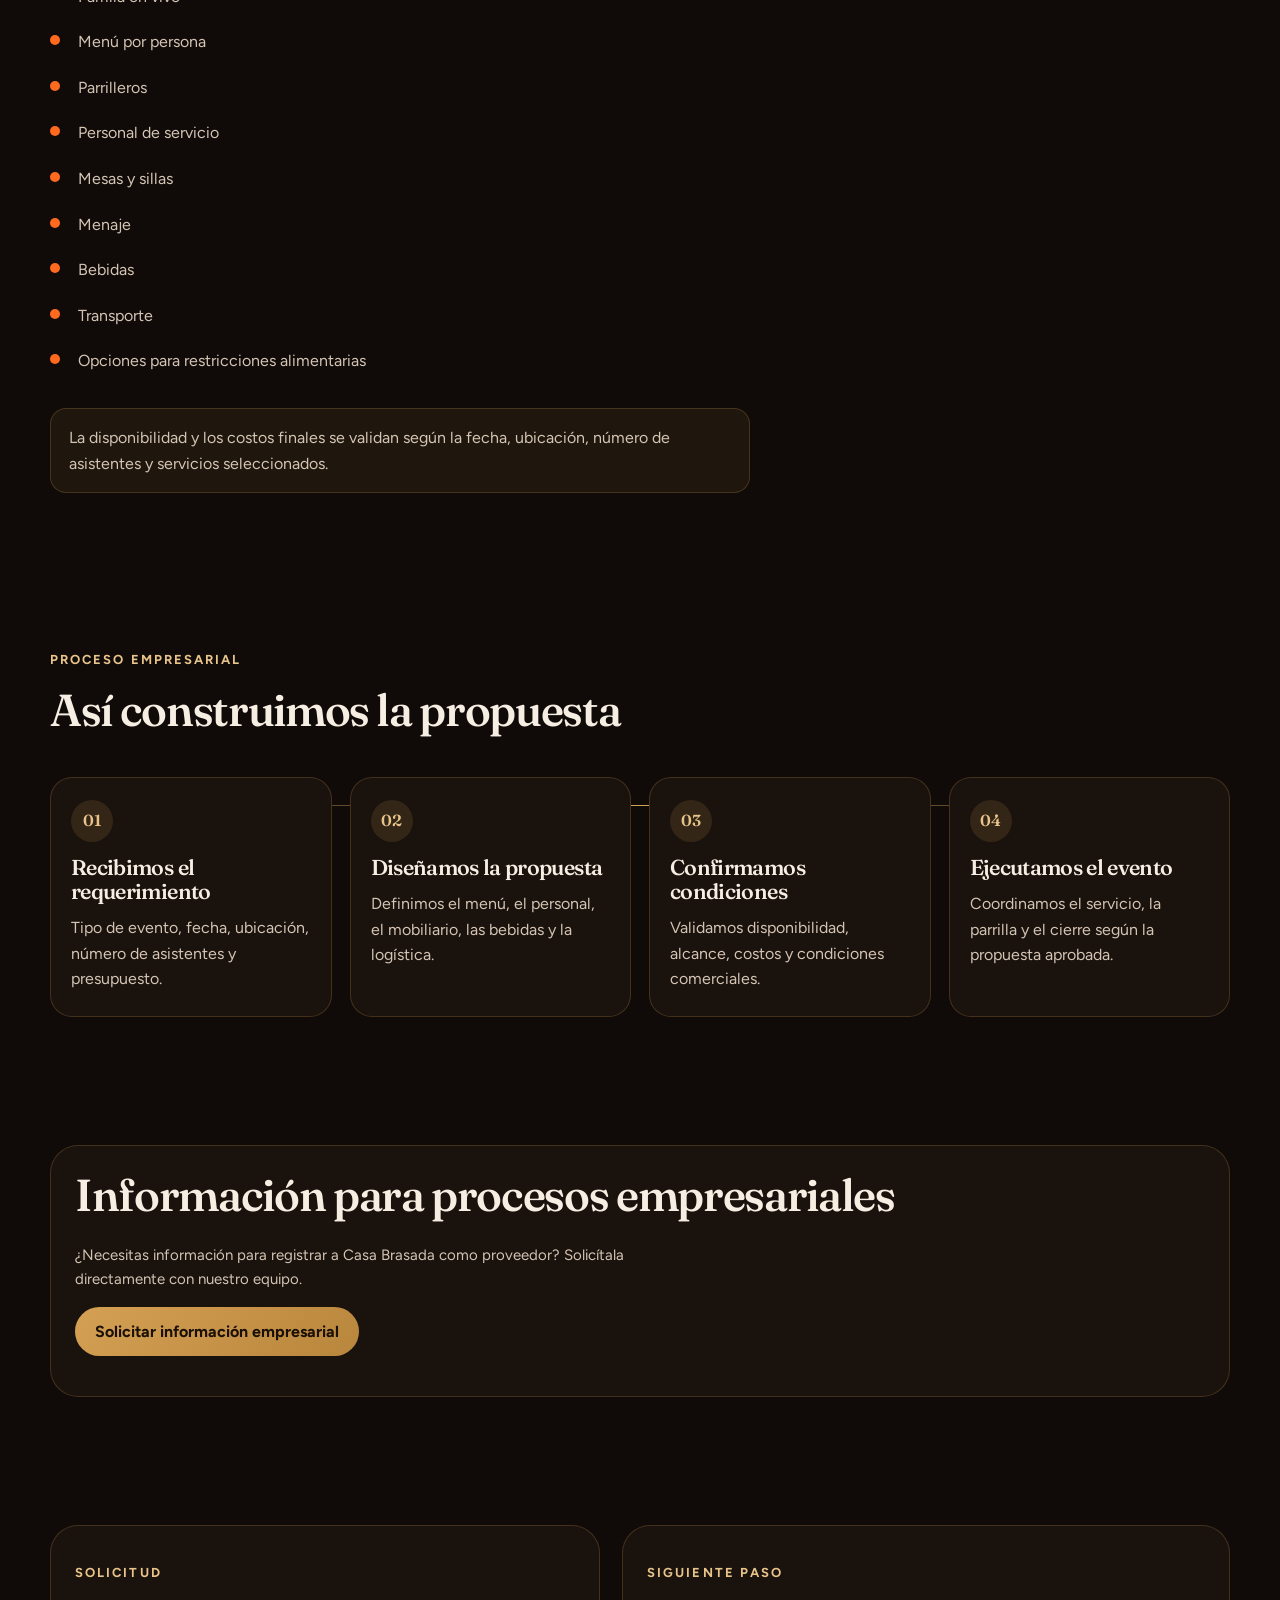
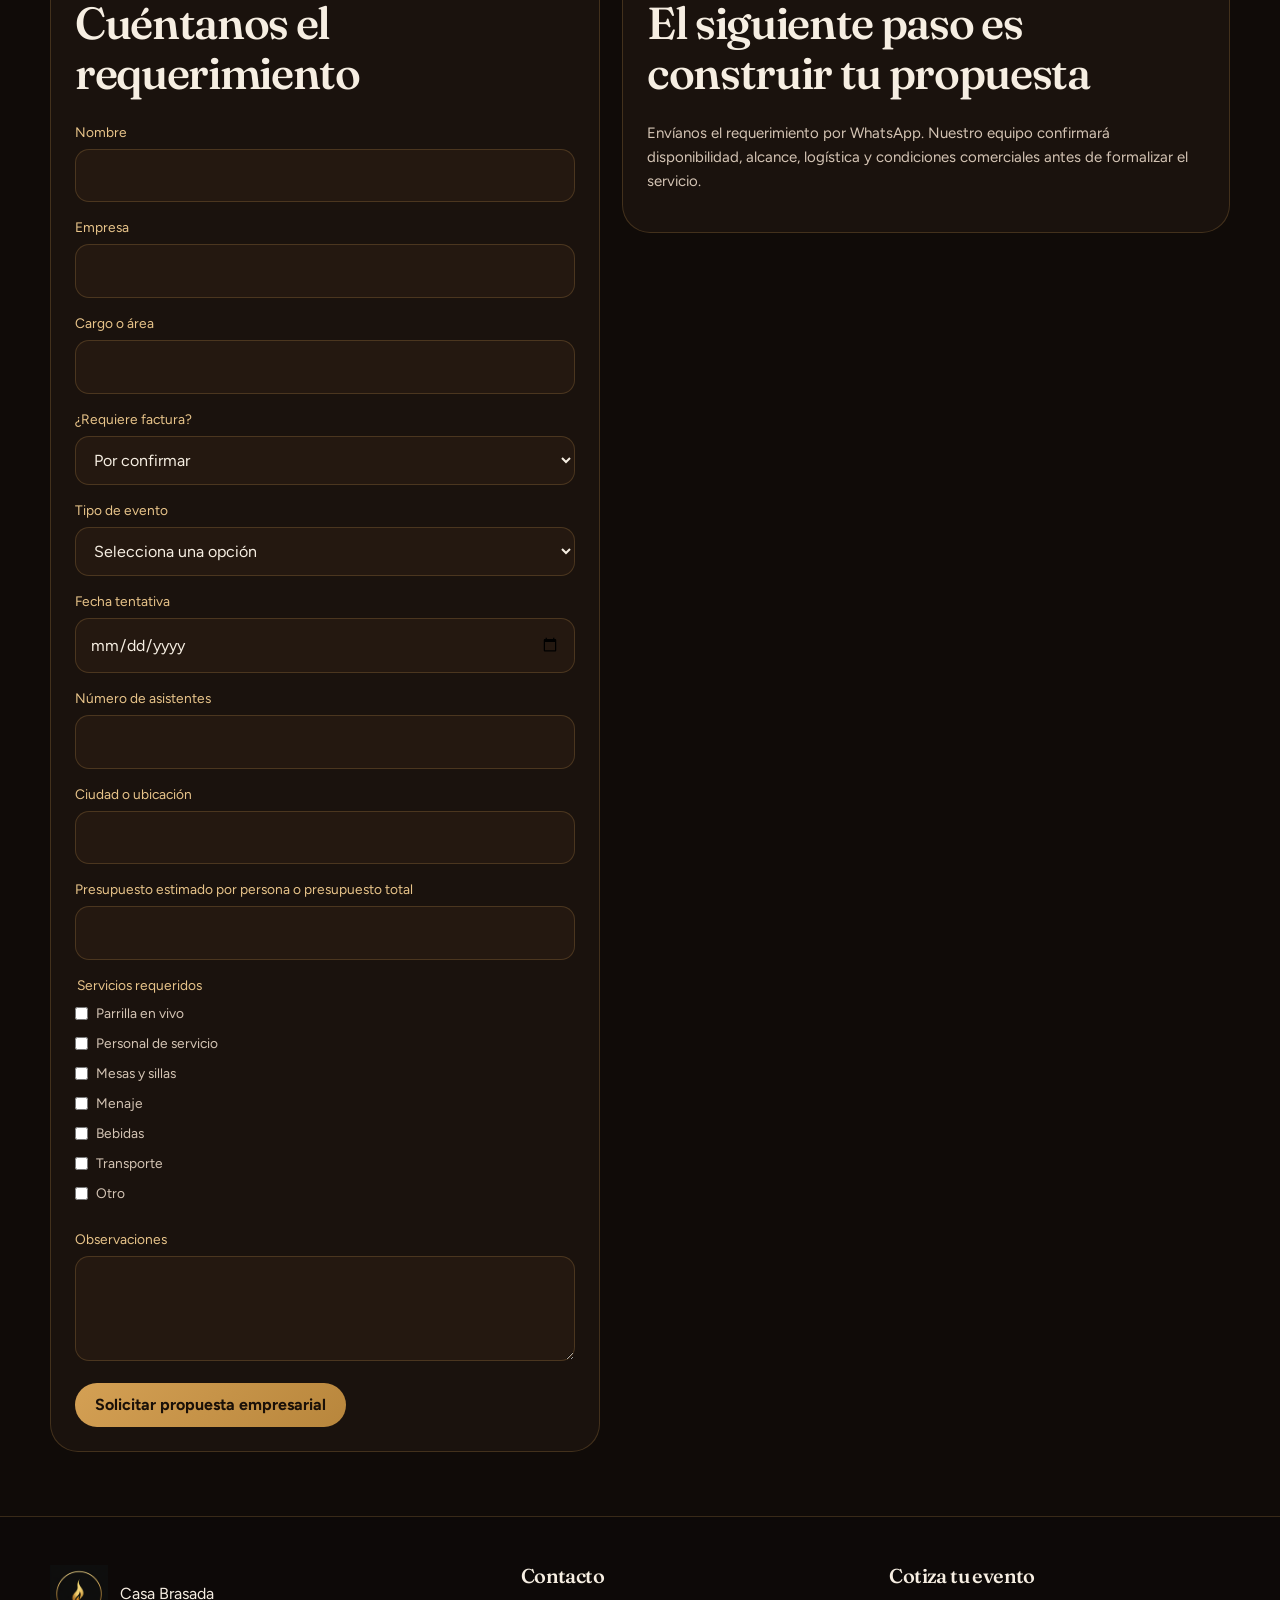
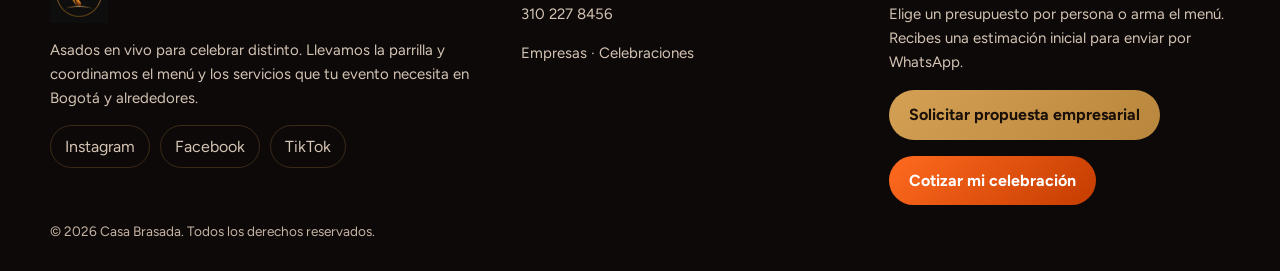
<file: empresas.html>
<!DOCTYPE html>
<html lang="es-CO">
<head>
  <meta charset="UTF-8">
  <meta name="viewport" content="width=device-width, initial-scale=1">
  <title>Asados para eventos empresariales en Bogotá | Casa Brasada</title>
  <meta name="description" content="Parrilla en vivo para integraciones, celebraciones corporativas, lanzamientos y fiestas de fin de año en Bogotá. Solicita una propuesta empresarial.">
  <meta name="theme-color" content="#100B08">
  <link rel="canonical" href="https://georgeq740.github.io/casa-brasada/empresas.html">
  <link rel="manifest" href="manifest.webmanifest">
  <link rel="icon" type="image/svg+xml" href="assets/icons/favicon.svg">
  <link rel="apple-touch-icon" href="assets/icons/apple-touch-icon.png">
  <meta property="og:type" content="website">
  <meta property="og:locale" content="es_CO">
  <meta property="og:title" content="Asados para eventos empresariales en Bogotá | Casa Brasada">
  <meta property="og:description" content="Parrilla en vivo para integraciones, fin de año y encuentros corporativos. Una sola propuesta para menú y servicios.">
  <meta property="og:image" content="https://georgeq740.github.io/casa-brasada/assets/social/og-image.jpg">
  <meta property="og:url" content="https://georgeq740.github.io/casa-brasada/empresas.html">
  <meta name="twitter:card" content="summary_large_image">
  <meta name="twitter:title" content="Asados para eventos empresariales | Casa Brasada">
  <meta name="twitter:description" content="Integraciones y fiestas de fin de año con parrilla en vivo en Bogotá.">
  <meta name="twitter:image" content="https://georgeq740.github.io/casa-brasada/assets/social/og-image.jpg">
  <link rel="preconnect" href="https://fonts.googleapis.com">
  <link rel="preconnect" href="https://fonts.gstatic.com" crossorigin>
  <link href="https://fonts.googleapis.com/css2?family=Figtree:wght@400;600;700&family=Fraunces:opsz,wght@9..144,500;9..144,600&display=swap" rel="stylesheet">
  <link rel="stylesheet" href="css/styles.css">
</head>
<body data-page="empresas">
  <header id="site-header"></header>
  <main id="contenido">
    <section class="page-hero">
      <div class="wrap">
        <p class="eyebrow">Eventos empresariales</p>
        <h1>Una experiencia de asado para reunir, celebrar y conectar equipos.</h1>
        <p class="muted">Diseñamos propuestas para integraciones, celebraciones de fin de año, actividades de bienestar, lanzamientos y encuentros con clientes. Coordinamos el menú, el personal y la logística necesaria según las condiciones de tu evento.</p>
        <div class="hero-actions">
          <a class="btn btn-gold" data-cta="company" href="#solicitud-empresarial">Solicitar propuesta empresarial</a>
          <a class="btn btn-ghost js-track-wa" data-track="whatsapp_click" id="empresas-advisor" href="#" target="_blank" rel="noopener">Hablar por WhatsApp</a>
        </div>
      </div>
    </section>

    <section>
      <div class="wrap">
        <div class="section-head">
          <p class="eyebrow">Ideal para</p>
          <h2>Servicios disponibles para tu organización</h2>
          <p class="muted">Soluciones que podemos adaptar al objetivo, número de asistentes y condiciones de tu evento.</p>
        </div>
        <div class="grid-3">
          <article class="card card-body">
            <h3>Integraciones de equipos</h3>
            <p class="muted">Una estación de parrilla para compartir y conectar al equipo.</p>
          </article>
          <article class="card card-body">
            <h3>Despedidas de fin de año</h3>
            <p class="muted">Una propuesta para cerrar el año con menú y servicios coordinados.</p>
          </article>
          <article class="card card-body">
            <h3>Actividades de bienestar</h3>
            <p class="muted">Encuentros informales alrededor del asado en vivo.</p>
          </article>
          <article class="card card-body">
            <h3>Lanzamientos</h3>
            <p class="muted">Acompañamiento gastronómico para presentaciones o activaciones.</p>
          </article>
          <article class="card card-body">
            <h3>Celebraciones de resultados</h3>
            <p class="muted">Un menú a la brasa para reconocer equipos o cerrar un ciclo comercial.</p>
          </article>
          <article class="card card-body">
            <h3>Encuentros con clientes</h3>
            <p class="muted">Hospitalidad alrededor de la parrilla para reuniones comerciales.</p>
          </article>
        </div>
      </div>
    </section>

    <section>
      <div class="wrap">
        <div class="section-head">
          <p class="eyebrow">Alcance</p>
          <h2>Qué podemos coordinar</h2>
          <p class="muted">Podemos coordinar estos servicios en una sola conversación.</p>
        </div>
        <ul class="checklist">
          <li>Parrilla en vivo</li>
          <li>Menú por persona</li>
          <li>Parrilleros</li>
          <li>Personal de servicio</li>
          <li>Mesas y sillas</li>
          <li>Menaje</li>
          <li>Bebidas</li>
          <li>Transporte</li>
          <li>Opciones para restricciones alimentarias</li>
        </ul>
        <p class="commercial-note">La disponibilidad y los costos finales se validan según la fecha, ubicación, número de asistentes y servicios seleccionados.</p>
      </div>
    </section>

    <section>
      <div class="wrap">
        <div class="section-head">
          <p class="eyebrow">Proceso empresarial</p>
          <h2>Así construimos la propuesta</h2>
        </div>
        <ol class="process">
          <li>
            <span class="process-num">01</span>
            <h3>Recibimos el requerimiento</h3>
            <p>Tipo de evento, fecha, ubicación, número de asistentes y presupuesto.</p>
          </li>
          <li>
            <span class="process-num">02</span>
            <h3>Diseñamos la propuesta</h3>
            <p>Definimos el menú, el personal, el mobiliario, las bebidas y la logística.</p>
          </li>
          <li>
            <span class="process-num">03</span>
            <h3>Confirmamos condiciones</h3>
            <p>Validamos disponibilidad, alcance, costos y condiciones comerciales.</p>
          </li>
          <li>
            <span class="process-num">04</span>
            <h3>Ejecutamos el evento</h3>
            <p>Coordinamos el servicio, la parrilla y el cierre según la propuesta aprobada.</p>
          </li>
        </ol>
      </div>
    </section>

    <section>
      <div class="wrap">
        <article class="panel" id="info-empresarial">
          <h2>Información para procesos empresariales</h2>
          <div id="business-profile"></div>
        </article>
      </div>
    </section>

    <section id="solicitud-empresarial">
      <div class="wrap form-grid">
        <form id="corporate-form" class="panel" novalidate>
          <p class="eyebrow">Solicitud</p>
          <h2>Cuéntanos el requerimiento</h2>

          <label for="corp-name">Nombre</label>
          <input id="corp-name" name="name" required autocomplete="name">

          <label for="corp-company">Empresa</label>
          <input id="corp-company" name="company" required autocomplete="organization">

          <label for="corp-role">Cargo o área</label>
          <input id="corp-role" name="role" required>

          <label for="corp-invoice">¿Requiere factura?</label>
          <select id="corp-invoice" name="invoice">
            <option value="Por confirmar">Por confirmar</option>
            <option value="Sí">Sí</option>
            <option value="No">No</option>
          </select>

          <label for="corp-event">Tipo de evento</label>
          <select id="corp-event" name="event" required>
            <option value="">Selecciona una opción</option>
            <option value="Integración de equipos">Integración de equipos</option>
            <option value="Despedida de fin de año">Despedida de fin de año</option>
            <option value="Actividad de bienestar">Actividad de bienestar</option>
            <option value="Lanzamiento">Lanzamiento</option>
            <option value="Celebración de resultados">Celebración de resultados</option>
            <option value="Encuentro con clientes">Encuentro con clientes</option>
            <option value="Otro evento empresarial">Otro evento empresarial</option>
          </select>

          <label for="corp-date">Fecha tentativa</label>
          <input id="corp-date" name="date" type="date" required>

          <label for="corp-guests">Número de asistentes</label>
          <input id="corp-guests" name="guests" type="number" required inputmode="numeric">

          <label for="corp-city">Ciudad o ubicación</label>
          <input id="corp-city" name="city" required>

          <label for="corp-budget">Presupuesto estimado por persona o presupuesto total</label>
          <input id="corp-budget" name="budget" required>

          <fieldset>
            <legend>Servicios requeridos</legend>
            <label><input type="checkbox" name="services" value="Parrilla en vivo"> Parrilla en vivo</label>
            <label><input type="checkbox" name="services" value="Personal de servicio"> Personal de servicio</label>
            <label><input type="checkbox" name="services" value="Mesas y sillas"> Mesas y sillas</label>
            <label><input type="checkbox" name="services" value="Menaje"> Menaje</label>
            <label><input type="checkbox" name="services" value="Bebidas"> Bebidas</label>
            <label><input type="checkbox" name="services" value="Transporte"> Transporte</label>
            <label><input type="checkbox" name="services" value="Otro"> Otro</label>
          </fieldset>
          <p id="corp-services-anchor"></p>

          <label for="corp-notes">Observaciones</label>
          <textarea id="corp-notes" name="notes" rows="3"></textarea>

          <button class="btn btn-gold" type="submit">Solicitar propuesta empresarial</button>
        </form>
        <aside class="panel">
          <p class="eyebrow">Siguiente paso</p>
          <h2>El siguiente paso es construir tu propuesta</h2>
          <p class="muted">Envíanos el requerimiento por WhatsApp. Nuestro equipo confirmará disponibilidad, alcance, logística y condiciones comerciales antes de formalizar el servicio.</p>
        </aside>
      </div>
    </section>
  </main>
  <footer id="site-footer"></footer>
  <script src="js/config.js"></script>
  <script src="js/forms.js"></script>
  <script src="js/layout.js"></script>
  <script src="js/empresas.js"></script>
  <script src="js/sw-register.js"></script>
</body>
</html>
</file>
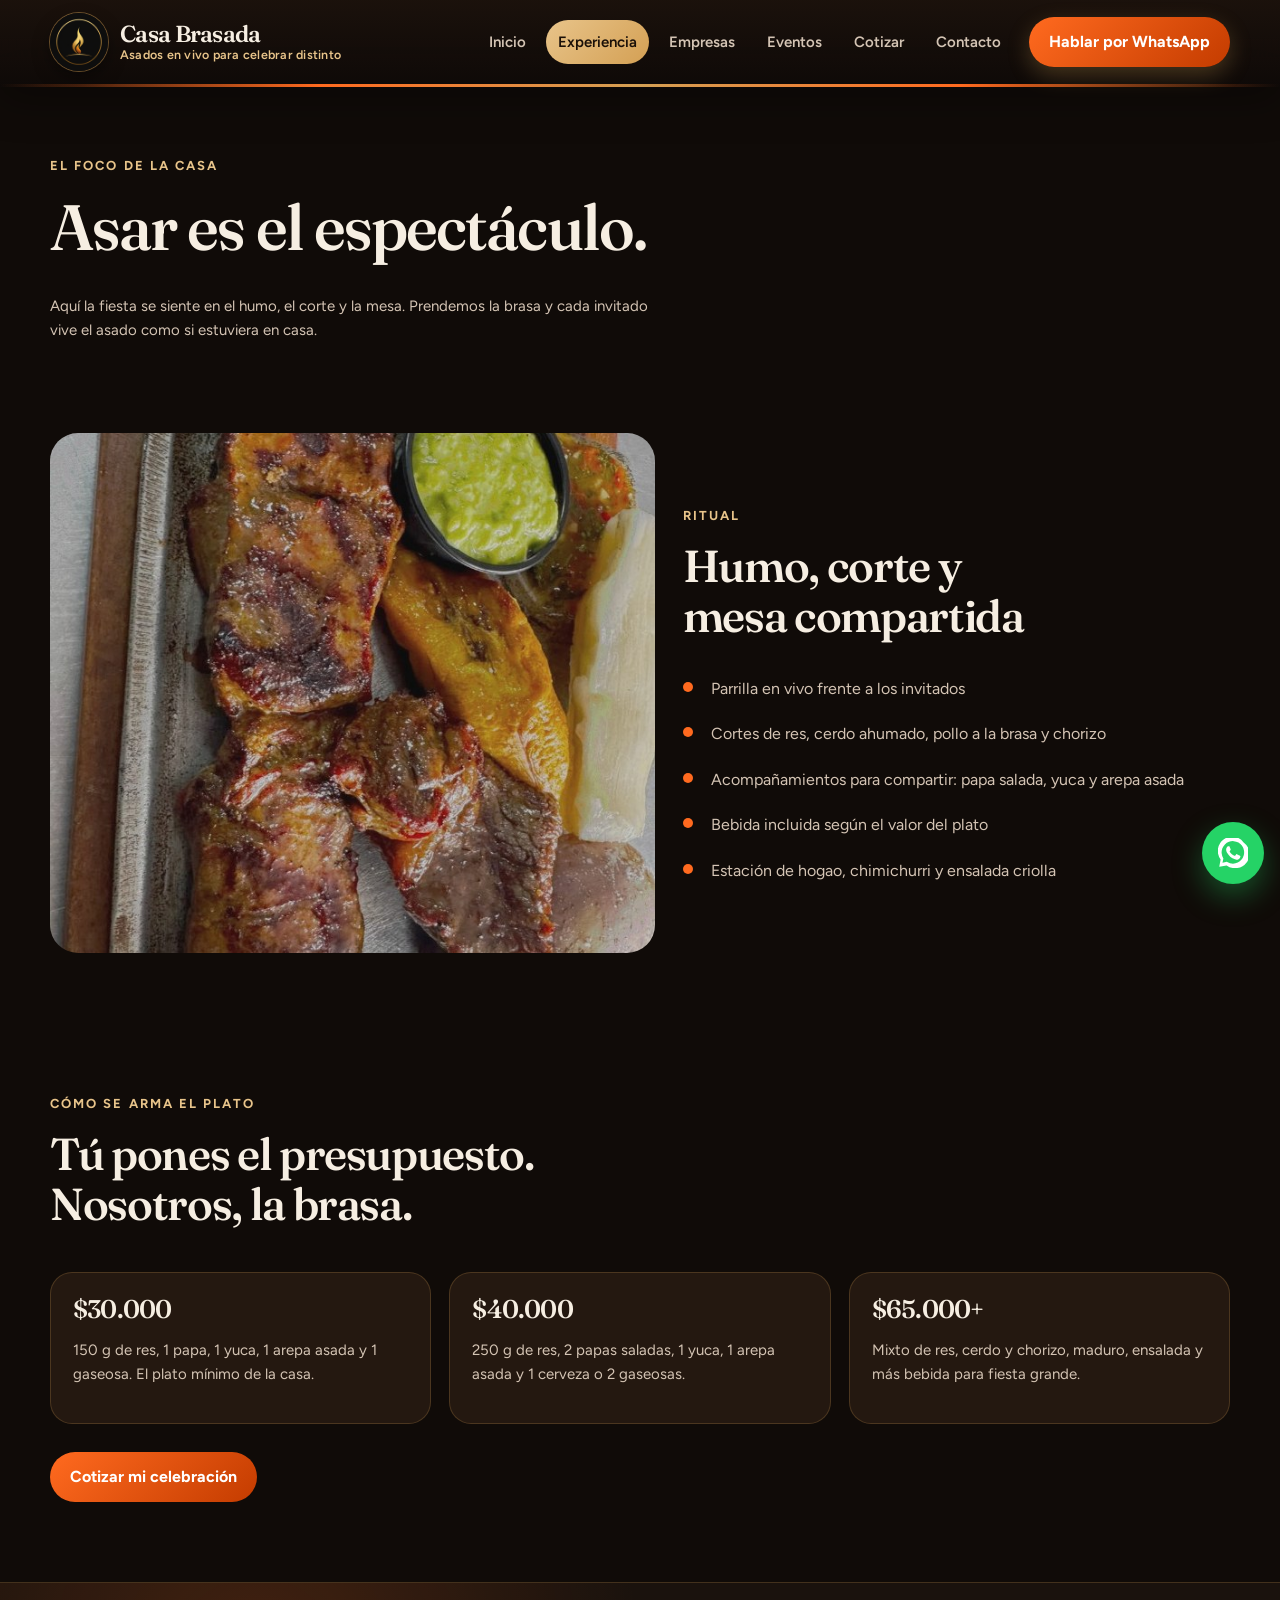
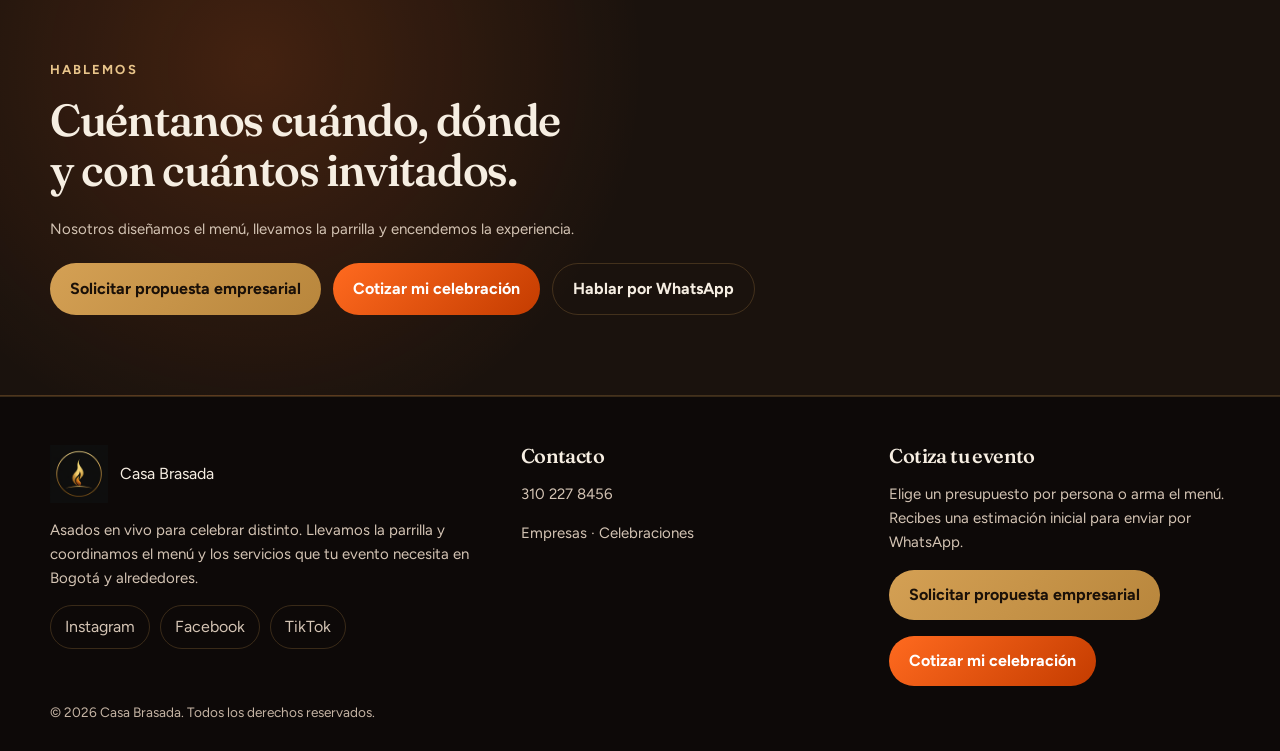
<file: experiencia.html>
<!DOCTYPE html>
<html lang="es-CO">
<head>
  <meta charset="UTF-8">
  <meta name="viewport" content="width=device-width, initial-scale=1">
  <title>Parrilla en vivo para matrimonios y fiestas | Casa Brasada</title>
  <meta name="description" content="Así se vive un asado Casa Brasada: parrilla en vivo, carnes y acompañamientos para eventos sociales y empresariales en Bogotá.">
  <meta name="theme-color" content="#100B08">
  <link rel="canonical" href="https://georgeq740.github.io/casa-brasada/experiencia.html">
  <link rel="manifest" href="manifest.webmanifest">
  <link rel="icon" type="image/svg+xml" href="assets/icons/favicon.svg">
  <link rel="apple-touch-icon" href="assets/icons/apple-touch-icon.png">
  <meta property="og:type" content="website">
  <meta property="og:locale" content="es_CO">
  <meta property="og:title" content="Experiencia de asados en vivo | Casa Brasada">
  <meta property="og:description" content="El fuego es el centro de la celebración. Parrilla en vivo para eventos sociales y empresariales.">
  <meta property="og:image" content="https://georgeq740.github.io/casa-brasada/assets/social/og-image.jpg">
  <meta property="og:url" content="https://georgeq740.github.io/casa-brasada/experiencia.html">
  <meta name="twitter:card" content="summary_large_image">
  <meta name="twitter:title" content="Experiencia de asados en vivo | Casa Brasada">
  <meta name="twitter:description" content="Parrilla en vivo para matrimonios, cumpleaños y eventos empresariales.">
  <meta name="twitter:image" content="https://georgeq740.github.io/casa-brasada/assets/social/og-image.jpg">
  <link rel="preconnect" href="https://fonts.googleapis.com">
  <link rel="preconnect" href="https://fonts.gstatic.com" crossorigin>
  <link href="https://fonts.googleapis.com/css2?family=Figtree:wght@400;600;700&family=Fraunces:opsz,wght@9..144,500;9..144,600&display=swap" rel="stylesheet">
  <link rel="stylesheet" href="css/styles.css">
</head>
<body data-page="experiencia">
  <header id="site-header"></header>
  <main id="contenido">
    <section class="page-hero">
      <div class="wrap">
        <p class="eyebrow">El foco de la casa</p>
        <h1>Asar es el espectáculo.</h1>
        <p class="muted">Aquí la fiesta se siente en el humo, el corte y la mesa. Prendemos la brasa y cada invitado vive el asado como si estuviera en casa.</p>
      </div>
    </section>
    <section>
      <div class="wrap media-split">
        <img src="assets/photos/mesa-compartida.jpg" alt="Bandeja de asado con papa salada, yuca y maduro lista para compartir" width="668" height="870" loading="lazy">
        <div>
          <p class="eyebrow">Ritual</p>
          <h2>Humo, corte y mesa compartida</h2>
          <ul class="checklist">
            <li>Parrilla en vivo frente a los invitados</li>
            <li>Cortes de res, cerdo ahumado, pollo a la brasa y chorizo</li>
            <li>Acompañamientos para compartir: papa salada, yuca y arepa asada</li>
            <li>Bebida incluida según el valor del plato</li>
            <li>Estación de hogao, chimichurri y ensalada criolla</li>
          </ul>
        </div>
      </div>
    </section>
    <section>
      <div class="wrap">
        <div class="section-head">
          <p class="eyebrow">Cómo se arma el plato</p>
          <h2>Tú pones el presupuesto. Nosotros, la brasa.</h2>
        </div>
        <div class="grid-3">
          <article class="card card-body">
            <h3>$30.000</h3>
            <p class="muted">150 g de res, 1 papa, 1 yuca, 1 arepa asada y 1 gaseosa. El plato mínimo de la casa.</p>
          </article>
          <article class="card card-body">
            <h3>$40.000</h3>
            <p class="muted">250 g de res, 2 papas saladas, 1 yuca, 1 arepa asada y 1 cerveza o 2 gaseosas.</p>
          </article>
          <article class="card card-body">
            <h3>$65.000+</h3>
            <p class="muted">Mixto de res, cerdo y chorizo, maduro, ensalada y más bebida para fiesta grande.</p>
          </article>
        </div>
        <p style="margin-top:28px"><a class="btn btn-ember" data-cta="social" href="cotizar.html?origen=social">Cotizar mi celebración</a></p>
      </div>
    </section>
    <div id="site-cta"></div>
  </main>
  <footer id="site-footer"></footer>
  <script src="js/config.js"></script>
  <script src="js/layout.js"></script>
  <script src="js/sw-register.js"></script>
</body>
</html>
</file>
<file: css/styles.css>
:root {
  --bg: #100b08;
  --bg-2: #1a120d;
  --bg-3: #241810;
  --ember: #ff6a1f;
  --ember-deep: #c43c00;
  --gold: #d4a054;
  --gold-soft: #e8c48a;
  --cream: #f6eee2;
  --muted: #d4c4b4;
  --line: rgba(212, 160, 84, 0.22);
  --shadow: 0 24px 60px rgba(0, 0, 0, 0.38);
  --radius: 22px;
  --max: 1180px;
  --header-h: 84px;
}

* { box-sizing: border-box; }

html { scroll-behavior: smooth; }

body {
  margin: 0;
  font-family: "Figtree", sans-serif;
  background: var(--bg);
  color: var(--cream);
  font-size: 16px;
  line-height: 1.6;
  min-height: 100vh;
  padding-bottom: 0;
  overflow-x: clip;
}

body.nav-open {
  overflow: hidden;
}

img { max-width: 100%; display: block; }

a { color: inherit; text-decoration: none; }

:focus-visible {
  outline: 2px solid var(--gold);
  outline-offset: 3px;
}

.skip-link {
  position: absolute;
  left: 16px;
  top: -80px;
  z-index: 80;
  background: var(--gold);
  color: #1a1008;
  padding: 10px 16px;
  border-radius: 999px;
  font-weight: 700;
}

.skip-link:focus {
  top: 12px;
}

h1, h2, h3, h4, .display {
  font-family: "Fraunces", serif;
  font-weight: 560;
  letter-spacing: -0.03em;
  line-height: 1.12;
  margin: 0 0 0.5em;
  text-wrap: balance;
}

h1 { font-size: clamp(2.6rem, 5vw, 4.25rem); }
h2 { font-size: clamp(2rem, 3.5vw, 3rem); }
h3 { font-size: clamp(1.3rem, 2vw, 1.75rem); }

p, li {
  max-width: 62ch;
}

.eyebrow {
  display: inline-flex;
  align-items: center;
  gap: 8px;
  color: var(--gold-soft);
  text-transform: uppercase;
  letter-spacing: 0.16em;
  font-size: max(0.8125rem, 13px);
  font-weight: 700;
  margin-bottom: 14px;
}

.hero .eyebrow {
  color: #ffe9c8;
  text-shadow: 0 2px 10px rgba(0, 0, 0, 0.7);
  font-size: 0.92rem;
}

.wrap {
  width: min(var(--max), calc(100% - 40px));
  max-width: 100%;
  margin: 0 auto;
}

.site-header {
  position: sticky;
  top: 0;
  z-index: 40;
  backdrop-filter: blur(22px);
  background:
    linear-gradient(180deg, rgba(28, 18, 12, 0.96), rgba(14, 10, 8, 0.92));
  border-bottom: 0;
  box-shadow: 0 12px 40px rgba(0, 0, 0, 0.35);
}

.site-header::after {
  content: "";
  display: block;
  height: 3px;
  background: linear-gradient(90deg, transparent, var(--ember), var(--gold), var(--ember), transparent);
}

.header-inner {
  min-height: var(--header-h);
  display: flex;
  align-items: center;
  justify-content: space-between;
  gap: 20px;
}

.logo {
  display: flex;
  align-items: center;
  gap: 12px;
}

.logo-badge {
  display: grid;
  place-items: center;
  width: 58px;
  height: 58px;
  border-radius: 50%;
  overflow: hidden;
  background: #14100d;
  box-shadow: 0 0 0 1px rgba(212, 160, 84, 0.45), 0 8px 18px rgba(0, 0, 0, 0.35);
}

.logo-mark {
  width: 58px;
  height: 58px;
  object-fit: cover;
}

.logo-text small {
  color: var(--gold-soft);
  font-size: 0.78rem;
  letter-spacing: 0.02em;
  text-transform: none;
  font-weight: 600;
  max-width: 36ch;
  white-space: nowrap;
  line-height: 1.25;
}

.logo-text {
  display: flex;
  flex-direction: column;
  line-height: 1.1;
}

.logo-text strong {
  font-family: "Fraunces", serif;
  font-size: 1.45rem;
  font-weight: 600;
  letter-spacing: -0.03em;
}

.nav {
  display: flex;
  align-items: center;
  gap: 8px;
}

.nav a:not(.btn) {
  color: var(--muted);
  font-size: 15px;
  font-weight: 600;
  padding: 10px 12px;
  min-height: 44px;
  display: inline-flex;
  align-items: center;
  border-radius: 999px;
  position: relative;
}

.nav a:not(.btn):hover {
  color: var(--cream);
  background: rgba(255, 255, 255, 0.04);
}

.nav a:not(.btn):active {
  background: rgba(255, 255, 255, 0.08);
}

.nav a.active:not(.btn) {
  color: #1a1008;
  background: linear-gradient(135deg, var(--gold-soft), var(--gold));
}

.btn-wa {
  margin-left: 8px;
  box-shadow: 0 8px 22px rgba(212, 160, 84, 0.28);
}

.btn {
  display: inline-flex;
  align-items: center;
  justify-content: center;
  gap: 8px;
  border: 0;
  border-radius: 999px;
  padding: 12px 20px;
  min-height: 44px;
  font-size: 16px;
  font-weight: 700;
  cursor: pointer;
  font-family: inherit;
  transition: 0.2s transform, 0.2s background, 0.2s color, 0.2s opacity;
}

.btn:hover { transform: translateY(-1px); }

.btn:active { transform: translateY(0); }

.btn:disabled,
.btn.is-disabled {
  opacity: 0.5;
  cursor: not-allowed;
  transform: none;
  filter: grayscale(0.2);
  box-shadow: none;
}

.btn-gold {
  background: linear-gradient(135deg, var(--gold), #b8863c);
  color: #1a1008;
}

.btn-ember {
  background: linear-gradient(135deg, var(--ember), var(--ember-deep));
  color: white;
}

.btn-ghost {
  background: transparent;
  color: var(--cream);
  border: 1px solid var(--line);
}

.hero {
  position: relative;
  display: grid;
  align-items: end;
  overflow: hidden;
}

.hero-photo {
  position: absolute;
  inset: 0;
  width: 100%;
  height: 100%;
  object-fit: cover;
  object-position: center 38%;
}

.hero-shade {
  position: absolute;
  inset: 0;
  background:
    linear-gradient(180deg, rgba(18,13,11,0.42) 0%, rgba(18,13,11,0.78) 52%, var(--bg) 100%);
}

.hero-content {
  position: relative;
  padding: 36px 0 8px;
}

.pillars {
  display: grid;
  grid-template-columns: repeat(2, minmax(0, 1fr));
  gap: 16px;
  width: 100%;
}

.hero h1 {
  font-size: clamp(2.6rem, 5vw, 4.25rem);
  max-width: 24ch;
  text-shadow: 0 6px 28px rgba(0, 0, 0, 0.72);
}

.hero p.lead {
  max-width: min(52ch, 100%);
  font-size: 1.05rem;
  color: #f4e8d8;
  text-shadow: 0 2px 14px rgba(0, 0, 0, 0.7);
}

.hero-promise {
  font-family: "Fraunces", serif;
  font-size: 1.15rem;
  color: var(--gold-soft);
  margin: 14px 0 0;
  text-shadow: 0 2px 12px rgba(0, 0, 0, 0.65);
}

.hero-actions {
  display: flex;
  flex-wrap: wrap;
  gap: 12px;
  margin: 22px 0 16px;
}

.pillar {
  background: rgba(27, 20, 17, 0.86);
  border: 1px solid var(--line);
  border-radius: var(--radius);
  padding: 22px;
  min-height: 180px;
  box-shadow: var(--shadow);
}

.pillar.featured {
  background: linear-gradient(180deg, rgba(255,106,31,0.16), rgba(27,20,17,0.9));
  border-color: rgba(255, 106, 31, 0.4);
}

.pillar h3 { font-size: 1.6rem; }

.pillar p { color: var(--muted); margin: 0 0 16px; }

.pillar a {
  color: var(--gold-soft);
  font-weight: 700;
}

section { padding: 64px 0; }

.section-alt {
  background: var(--bg-2);
}

.section-follow {
  padding-top: 12px;
}

.section-head {
  max-width: 720px;
  margin-bottom: 42px;
}

.section-head h2 { font-size: clamp(2rem, 3.5vw, 3rem); }

.muted { color: var(--muted); font-size: max(15px, 0.9375rem); }

.grid-2, .grid-3, .grid-4 {
  display: grid;
  gap: 18px;
}

.grid-2 { grid-template-columns: 1.1fr 0.9fr; }
.grid-3 { grid-template-columns: repeat(3, 1fr); }
.grid-4 { grid-template-columns: repeat(4, 1fr); }

.card, .event-card, .service-card {
  background: var(--bg-3);
  border: 1px solid var(--line);
  border-radius: var(--radius);
  overflow: hidden;
}

.service-card img,
.event-card img,
.media-card img {
  width: 100%;
  height: 220px;
  object-fit: cover;
}

.card-body, .service-card .card-body, .event-card .card-body {
  padding: 22px;
}

.media-split {
  display: grid;
  grid-template-columns: 1.05fr 0.95fr;
  gap: 28px;
  align-items: center;
}

.media-split img {
  width: 100%;
  height: 520px;
  object-fit: cover;
  object-position: center 35%;
  border-radius: 28px;
}

.checklist {
  list-style: none;
  padding: 0;
  margin: 24px 0 0;
}

.checklist li {
  padding: 10px 0 10px 28px;
  position: relative;
  color: var(--muted);
}

.checklist li::before {
  content: "";
  position: absolute;
  left: 0;
  top: 16px;
  width: 10px;
  height: 10px;
  border-radius: 50%;
  background: var(--ember);
}

.checklist-icons li {
  display: flex;
  align-items: flex-start;
  gap: 12px;
  padding-left: 0;
}

.checklist-icons li::before { display: none; }

.checklist-icons svg {
  flex: 0 0 22px;
  width: 22px;
  height: 22px;
  margin-top: 4px;
  color: var(--gold);
}

.quote-band {
  background:
    linear-gradient(180deg, rgba(18,13,11,0.62), rgba(18,13,11,0.88)),
    url("../assets/photos/picada-arepa.jpg") center 30% / cover;
  border-block: 1px solid var(--line);
}

.quote-inner {
  display: flex;
  justify-content: space-between;
  gap: 24px;
  align-items: center;
}

.gallery {
  display: grid;
  grid-template-columns: 1.4fr 1fr 1fr;
  grid-template-rows: 220px 220px;
  gap: 12px;
}

.gallery img,
.gallery figure img {
  width: 100%;
  height: 100%;
  object-fit: cover;
  border-radius: 18px;
}

.gallery img:first-child,
.gallery figure:first-child { grid-row: 1 / span 2; }

.site-footer {
  border-top: 1px solid var(--line);
  padding: 48px 0 28px;
  background: #0d0908;
}

.footer-grid {
  display: grid;
  grid-template-columns: 1.3fr 1fr 1fr;
  gap: 28px;
}

.socials { display: flex; gap: 10px; flex-wrap: wrap; }

.socials a {
  border: 1px solid var(--line);
  border-radius: 999px;
  padding: 8px 14px;
  color: var(--muted);
}

.wa-float {
  position: fixed;
  right: 16px;
  bottom: 16px;
  z-index: 50;
  width: 62px;
  height: 62px;
  border-radius: 50%;
  background: #25d366;
  color: white;
  display: grid;
  place-items: center;
  box-shadow: 0 12px 30px rgba(37, 211, 102, 0.35);
}

.page-hero {
  padding: 56px 0 12px;
}

.page-hero h1 { font-size: clamp(2.6rem, 5vw, 4.25rem); max-width: 20ch; }

.text-ember {
  color: var(--ember);
}

[data-page="cotizar"] .page-hero .wrap {
  width: min(var(--max), calc(100vw - 40px));
  min-width: 0;
}

[data-page="cotizar"] .page-hero h1 {
  max-width: 100%;
  min-width: 0;
  font-size: clamp(1.5rem, 2.2vw + 0.88rem, 3.15rem);
  text-wrap: pretty;
}

[data-page="cotizar"] .page-hero h1 .text-ember {
  white-space: nowrap;
}

[data-page="cotizar"] .page-hero .hero-copy {
  width: 100%;
  max-width: 700px;
  min-width: 0;
  overflow-wrap: break-word;
}

.form-grid {
  display: grid;
  grid-template-columns: 0.95fr 1.05fr;
  gap: 22px;
  align-items: start;
}

.panel {
  background: var(--bg-2);
  border: 1px solid var(--line);
  border-radius: 28px;
  padding: 24px;
}

label,
legend {
  display: block;
  font-size: 0.86rem;
  color: var(--gold-soft);
  margin-bottom: 6px;
}

fieldset {
  border: 0;
  padding: 0;
  margin: 0 0 14px;
}

input:not([type="checkbox"]):not([type="radio"]):not([type="range"]),
select,
textarea {
  width: 100%;
  border: 1px solid var(--line);
  background: var(--bg-3);
  color: var(--cream);
  border-radius: 14px;
  padding: 13px 14px;
  font: inherit;
  margin-bottom: 14px;
}

input[type="checkbox"] {
  width: auto;
  margin: 0 8px 0 0;
}

input[type="radio"] {
  width: auto;
  margin: 0;
  padding: 0;
  border: 0;
  background: none;
  border-radius: 0;
}

input[type="range"] {
  padding: 0;
  accent-color: var(--ember);
}

label:has(input[type="checkbox"]) {
  display: flex;
  align-items: center;
  color: var(--muted);
  margin-bottom: 8px;
}

.radio-group {
  min-width: 0;
  margin: 0 0 1rem;
  padding: 0;
  border: 0;
}

.radio-group legend {
  display: block;
  width: 100%;
  margin-bottom: 1rem;
  color: var(--gold-soft);
  font-size: 1rem;
  font-weight: 600;
  line-height: 1.4;
}

.radio-options-grid {
  display: grid;
  grid-template-columns: repeat(2, minmax(0, 1fr));
  gap: 0.75rem;
}

.radio-options-grid--stack {
  grid-template-columns: minmax(0, 1fr);
}

label.radio-option {
  display: flex;
  flex-direction: row;
  flex-wrap: nowrap;
  align-items: center;
  justify-content: flex-start;
  gap: 0.85rem;
  width: 100%;
  min-height: 0;
  margin: 0;
  margin-bottom: 0;
  padding: 0.9rem 1rem;
  border: 1px solid rgba(232, 196, 138, 0.25);
  border-radius: 12px;
  background: rgba(255, 255, 255, 0.02);
  box-sizing: border-box;
  cursor: pointer;
  color: var(--cream);
  font-size: 1rem;
}

label.radio-option:hover {
  border-color: rgba(232, 196, 138, 0.6);
  background: rgba(232, 196, 138, 0.05);
}

label.radio-option:has(input:checked) {
  border-color: #e8c48a;
  background: rgba(232, 196, 138, 0.1);
}

label.radio-option:has(input:focus-visible) {
  outline: 2px solid #e8c48a;
  outline-offset: 3px;
}

.radio-option__control {
  display: flex;
  flex: 0 0 18px;
  align-items: center;
  justify-content: center;
  align-self: center;
  width: 18px;
  min-width: 18px;
  max-width: 18px;
  height: 18px;
  padding: 0;
}

label.radio-option input[type="radio"] {
  appearance: none;
  -webkit-appearance: none;
  display: block;
  flex: none;
  width: 18px;
  min-width: 18px;
  max-width: 18px;
  height: 18px;
  margin: 0;
  padding: 0;
  border: 1.5px solid rgba(232, 196, 138, 0.75);
  border-radius: 50%;
  background: transparent;
  box-shadow: none;
  accent-color: #e8c48a;
  cursor: pointer;
}

label.radio-option input[type="radio"]:checked {
  border-color: #e8c48a;
  background:
    radial-gradient(circle at center, #e8c48a 0 4.5px, transparent 5px);
}

.radio-option__copy {
  display: flex;
  flex: 1 1 auto;
  flex-direction: column;
  gap: 0.25rem;
  min-width: 0;
  width: auto;
}

label.radio-option strong {
  display: block;
  color: #f6eee2;
  font-size: 1rem;
  line-height: 1.35;
}

label.radio-option small {
  display: block;
  color: #c9b8a8;
  font-size: 0.925rem;
  line-height: 1.4;
}

label.radio-option--company:has(input:checked) {
  border-color: #e8c48a;
  background: rgba(232, 196, 138, 0.1);
}

label.radio-option--social:has(input:checked) {
  border-color: #ff6b2c;
  background: rgba(255, 107, 44, 0.1);
}

label.radio-option--social input[type="radio"] {
  accent-color: #ff6b2c;
  border-color: rgba(255, 107, 44, 0.75);
}

label.radio-option--social input[type="radio"]:checked {
  border-color: #ff6b2c;
  background:
    radial-gradient(circle at center, #ff6b2c 0 4.5px, transparent 5px);
}

@media (max-width: 640px) {
  .radio-options-grid {
    grid-template-columns: minmax(0, 1fr);
  }
}

.mode-switch {
  display: grid;
  grid-template-columns: 1fr 1fr;
  gap: 8px;
  margin: 8px 0 22px;
}

.mode-btn {
  border: 1px solid var(--line);
  background: transparent;
  color: var(--muted);
  border-radius: 999px;
  padding: 12px 14px;
  min-height: 44px;
  font: inherit;
  font-weight: 700;
  cursor: pointer;
}

.mode-btn.active {
  background: linear-gradient(135deg, var(--gold), #b8863c);
  color: #1a1008;
  border-color: transparent;
}

.builder-row {
  display: grid;
  grid-template-columns: 1fr auto;
  gap: 12px;
  align-items: center;
  padding: 12px 0;
  border-bottom: 1px solid var(--line);
}

.builder-row strong { display: block; }
.builder-row small { color: var(--muted); }

.stepper {
  display: flex;
  align-items: center;
  gap: 8px;
}

.stepper button {
  width: 44px;
  height: 44px;
  border-radius: 10px;
  border: 1px solid var(--line);
  background: var(--bg-3);
  color: var(--cream);
  font-size: 1.2rem;
  cursor: pointer;
}

.stepper button:disabled {
  opacity: 0.4;
  cursor: not-allowed;
}

.hint-badge {
  display: inline-block;
  margin-left: 8px;
  padding: 2px 8px;
  border-radius: 999px;
  border: 1px solid var(--line);
  color: var(--gold-soft);
  font-size: 0.68rem;
  letter-spacing: 0.08em;
  text-transform: uppercase;
  font-weight: 700;
  vertical-align: middle;
}

.stepper span {
  min-width: 4.5ch;
  text-align: center;
  font-weight: 700;
}

.price-display {
  font-family: "Fraunces", serif;
  font-size: clamp(2.4rem, 5vw, 4rem);
  color: var(--gold-soft);
}

.plate {
  background:
    radial-gradient(circle at 50% 20%, rgba(255,106,31,0.18), transparent 36%),
    var(--bg-3);
}

.plate-item {
  display: flex;
  justify-content: space-between;
  gap: 12px;
  padding: 12px 0;
  border-bottom: 1px solid var(--line);
}

.plate-item em {
  color: var(--gold-soft);
  font-style: normal;
  margin-left: auto;
}

.plate-item-main {
  font-size: 1.15rem;
  color: var(--gold-soft);
}

.plate-item-main strong {
  font-family: "Fraunces", serif;
  font-size: 1.6rem;
}

.included-note {
  margin: 18px 0 16px;
  padding: 14px 16px;
  border-radius: 16px;
  border: 1px solid var(--line);
  background: rgba(212, 160, 84, 0.1);
}

.included-note p { margin: 0; color: var(--muted); }

.included-box {
  margin-top: 18px;
  padding-top: 8px;
  border-top: 1px solid var(--line);
}

.summary-block {
  margin-top: 16px;
  padding-top: 8px;
  border-top: 1px solid var(--line);
}

.summary-block .eyebrow {
  margin-bottom: 8px;
}

#waiter-total-note {
  display: block;
  margin-top: 4px;
}

.total-box {
  margin-top: 18px;
  padding: 16px;
  border-radius: 16px;
  background: rgba(255, 106, 31, 0.12);
}

.total-box.is-incomplete {
  background: rgba(212, 160, 84, 0.12);
}

.total-box.is-incomplete .price-display {
  color: var(--muted);
}

.nav-toggle {
  display: none;
  background: none;
  border: 1px solid var(--line);
  color: var(--cream);
  border-radius: 10px;
  min-height: 44px;
  min-width: 44px;
  padding: 8px 12px;
}

.legal { color: #c4b3a3; font-size: 0.85rem; }

.site-footer h2 { font-size: 1.25rem; }

.service-card.featured {
  border-color: rgba(255, 106, 31, 0.55);
  box-shadow: 0 18px 40px rgba(255, 106, 31, 0.14);
}

.service-badge {
  display: inline-block;
  margin-bottom: 10px;
  padding: 4px 10px;
  border-radius: 999px;
  background: linear-gradient(135deg, var(--ember), var(--ember-deep));
  color: white;
  font-size: 0.72rem;
  font-weight: 700;
  letter-spacing: 0.12em;
  text-transform: uppercase;
}

.tag {
  display: inline-block;
  margin-bottom: 10px;
  padding: 4px 10px;
  border-radius: 999px;
  background: linear-gradient(135deg, var(--gold-soft), var(--gold));
  color: #1a1008;
  font-size: 0.72rem;
  font-weight: 700;
  letter-spacing: 0.12em;
  text-transform: uppercase;
}

.event-card .card-body .btn { margin-top: 16px; }

.event-card h2 { font-size: clamp(1.3rem, 2vw, 1.75rem); }

.commercial-note {
  margin-top: 24px;
  padding: 16px 18px;
  border-radius: 16px;
  border: 1px solid var(--line);
  background: rgba(212, 160, 84, 0.08);
  color: var(--muted);
  max-width: 70ch;
}

.proof-grid {
  display: grid;
  grid-template-columns: repeat(3, minmax(0, 1fr));
  gap: 18px;
}

.proof-card .proof-meta {
  margin: 12px 0 0;
  color: var(--gold-soft);
  font-size: 0.9rem;
}

.audience-block { margin-top: 28px; }

.audience-title {
  font-size: clamp(1.6rem, 3vw, 2.2rem);
  margin-bottom: 16px;
}

.audience-grid {
  display: grid;
  grid-template-columns: repeat(2, minmax(0, 1fr));
  gap: 16px;
}

.audience-card {
  background: rgba(27, 20, 17, 0.9);
  border: 1px solid var(--line);
  border-radius: var(--radius);
  padding: 22px;
  min-height: 100%;
}

.audience-biz { box-shadow: 0 0 0 1px rgba(212, 160, 84, 0.28); }
.audience-social { box-shadow: 0 0 0 1px rgba(255, 106, 31, 0.28); }

.audience-card h3 { font-size: clamp(1.3rem, 2vw, 1.75rem); }
.audience-card p { color: var(--muted); }

.profile-list { margin: 0; }
.profile-list div { padding: 10px 0; border-bottom: 1px solid var(--line); }
.profile-list dt { color: var(--gold-soft); font-size: 0.86rem; }
.profile-list dd { margin: 4px 0 0; }

#builder-gap { color: var(--gold-soft); font-weight: 700; }

.process {
  list-style: none;
  margin: 0;
  padding: 0;
  display: grid;
  grid-template-columns: repeat(4, minmax(0, 1fr));
  gap: 18px;
  position: relative;
}

.process::before {
  content: "";
  position: absolute;
  top: 28px;
  left: 6%;
  right: 6%;
  height: 1px;
  background: linear-gradient(90deg, transparent, var(--gold), transparent);
}

.process li {
  position: relative;
  background: var(--bg-2);
  border: 1px solid var(--line);
  border-radius: var(--radius);
  padding: 22px 20px 24px;
}

.process-num {
  display: inline-flex;
  align-items: center;
  justify-content: center;
  width: 42px;
  height: 42px;
  margin-bottom: 14px;
  border-radius: 50%;
  background: rgba(212, 160, 84, 0.14);
  color: var(--gold-soft);
  font-family: "Fraunces", serif;
  font-weight: 600;
}

.process h3 { font-size: 1.35rem; }

.process p { margin: 0; color: var(--muted); }

.faq-list { display: grid; gap: 10px; }

.faq-item {
  background: var(--bg-2);
  border: 1px solid var(--line);
  border-radius: 16px;
  padding: 4px 18px;
}

.faq-item summary {
  cursor: pointer;
  font-weight: 700;
  padding: 14px 0;
  list-style: none;
}

.faq-item summary::-webkit-details-marker { display: none; }

.faq-item summary::after {
  content: "+";
  float: right;
  color: var(--gold);
}

.faq-item[open] summary::after { content: "–"; }

.faq-item p {
  margin: 0 0 16px;
  color: var(--muted);
}

.final-cta {
  background:
    radial-gradient(circle at 20% 20%, rgba(255,106,31,0.18), transparent 36%),
    var(--bg-2);
  border-block: 1px solid var(--line);
}

.final-cta h2 { font-size: clamp(2rem, 3.5vw, 3rem); max-width: 18ch; }

.estimate-note {
  margin: 12px 0 0;
  padding-left: 12px;
  border-left: 3px solid var(--gold);
  color: var(--gold-soft);
  font-size: 0.92rem;
}

.field-error {
  color: #ffb4a2;
  font-size: 0.86rem;
  margin: -8px 0 12px;
}

input[aria-invalid="true"],
select[aria-invalid="true"],
textarea[aria-invalid="true"] {
  border-color: #e07a2f;
}

.visually-hidden,
.is-pending {
  position: absolute !important;
  width: 1px;
  height: 1px;
  padding: 0;
  margin: -1px;
  overflow: hidden;
  clip: rect(0, 0, 0, 0);
  white-space: nowrap;
  border: 0;
}

.gallery figure {
  margin: 0;
  height: 100%;
  min-height: 220px;
}

.gallery figcaption {
  position: absolute;
  width: 1px;
  height: 1px;
  overflow: hidden;
  clip: rect(0, 0, 0, 0);
}

@media (max-width: 1200px) {
  .logo-text small { display: none; }
}

@media (max-width: 920px) {
  .nav-toggle { display: block; }
  .site-header { position: sticky; }
  .nav {
    display: none;
    position: absolute;
    inset: var(--header-h) 16px auto;
    background: var(--bg-2);
    border: 1px solid var(--line);
    border-radius: 16px;
    padding: 16px;
    flex-direction: column;
    align-items: flex-start;
  }
  .nav.open { display: flex; }
  .btn-wa { margin-left: 0; width: 100%; }
  .pillars, .grid-2, .grid-3, .grid-4, .media-split, .form-grid, .footer-grid, .quote-inner, .gallery, .process, .audience-grid, .proof-grid {
    grid-template-columns: minmax(0, 1fr);
    grid-template-rows: none;
  }
  .process::before { display: none; }
  .gallery img:first-child,
  .gallery figure:first-child { grid-row: auto; height: 240px; }
  .media-split img { height: 280px; }
  .hero { min-height: auto; }
  .hero h1,
  .hero p.lead,
  .hero-promise,
  .page-hero h1 { max-width: 100%; }
  [data-page="cotizar"] .page-hero h1 { max-width: 100%; }
  .logo-text small { display: none; }
  .site-footer { padding-bottom: 100px; }
}

@media (prefers-reduced-motion: reduce) {
  html { scroll-behavior: auto; }
  .btn,
  .btn:hover { transition: none; transform: none; }
}
</file>
